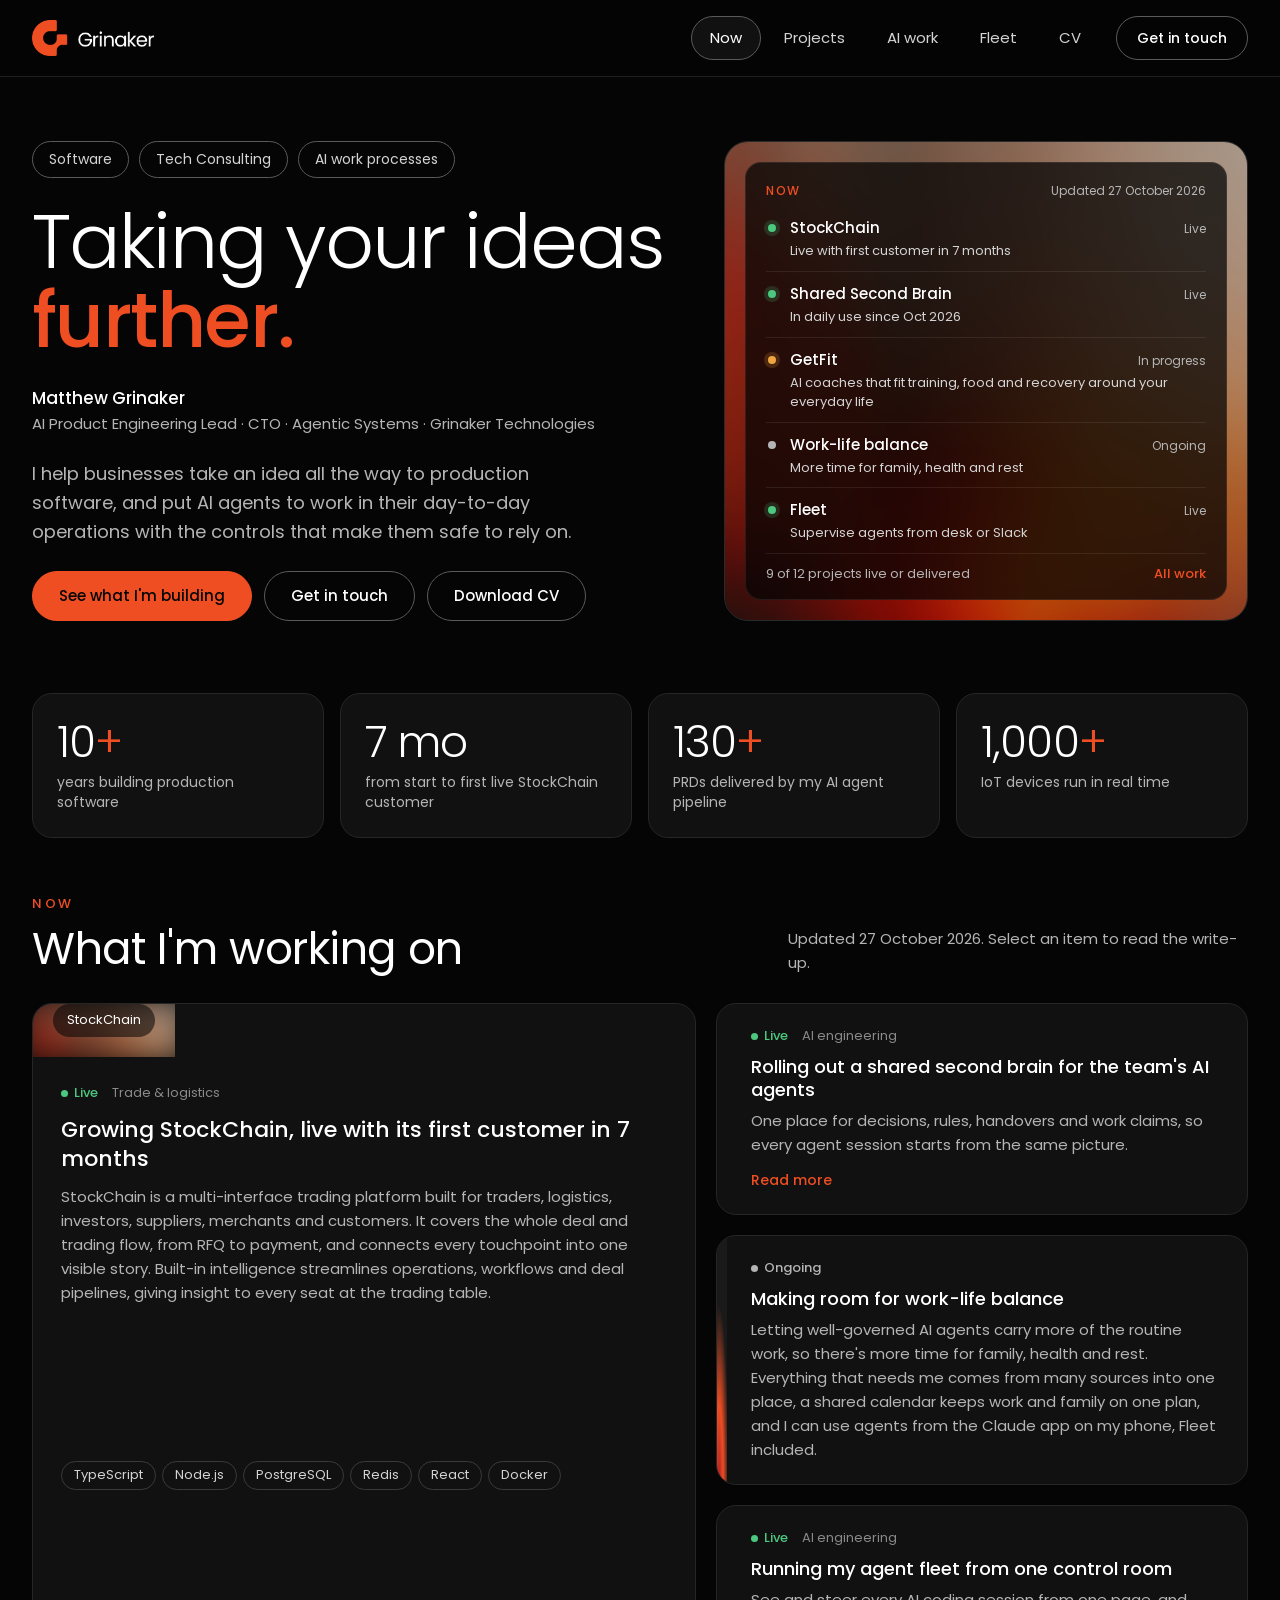
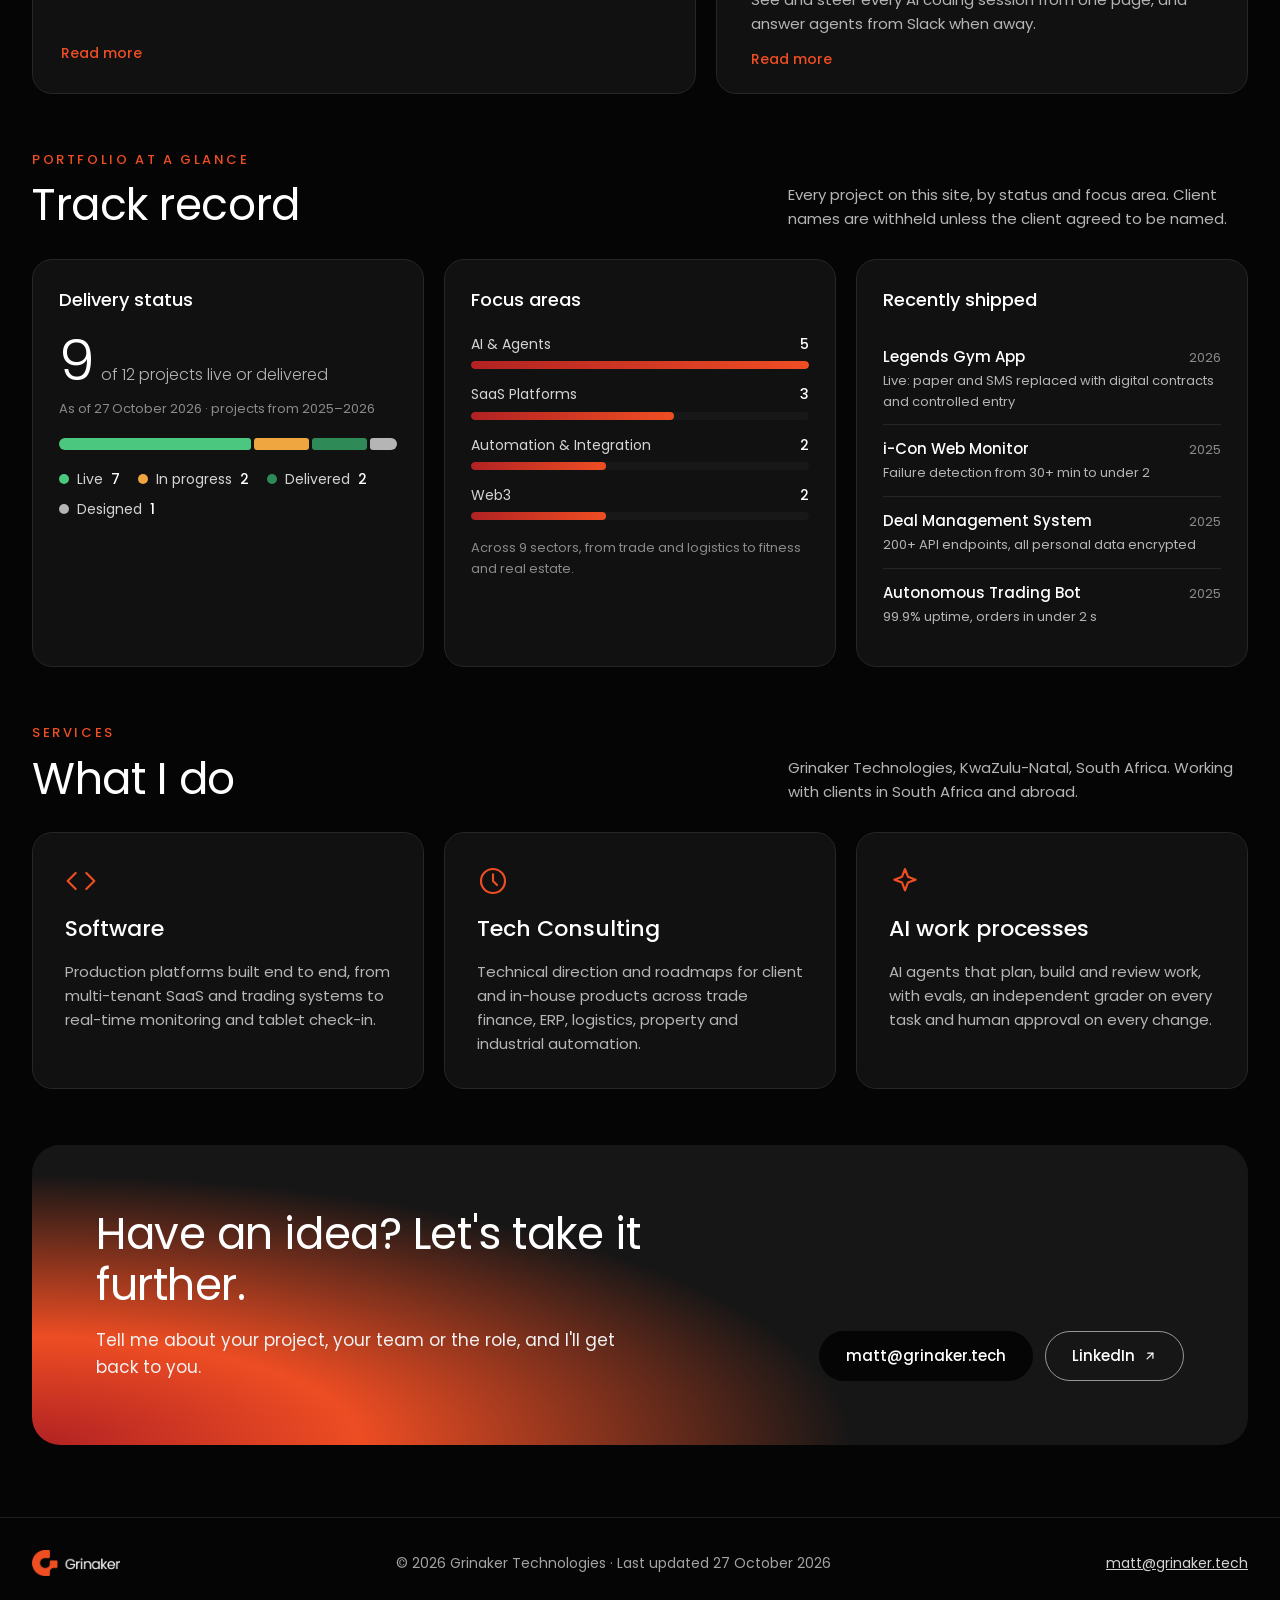
<file: index.html>
<!doctype html>
<html lang="en">
<head>
<meta charset="utf-8">
<meta name="viewport" content="width=device-width, initial-scale=1">
<title>Matthew Grinaker · Grinaker Technologies</title>
<meta name="description" content="What Matthew Grinaker and Grinaker Technologies are building now, recent projects and CV. Software, tech consulting and AI work processes.">
<meta name="theme-color" content="#050505">
<meta property="og:title" content="Matthew Grinaker · Grinaker Technologies">
<meta property="og:description" content="Taking your ideas further. Software, tech consulting and AI work processes.">
<meta property="og:image" content="https://matthew-grinaker.github.io/Recent-Projects/assets/grinaker-share.jpg">
<meta property="og:image:width" content="1200">
<meta property="og:image:height" content="627">
<meta property="og:url" content="https://matthew-grinaker.github.io/Recent-Projects/">
<meta property="og:type" content="website">
<meta name="twitter:card" content="summary_large_image">
<link rel="icon" type="image/png" href="assets/grinaker-mark.png">
<link rel="apple-touch-icon" href="assets/grinaker-mark.png">
<link rel="preconnect" href="https://fonts.googleapis.com">
<link rel="preconnect" href="https://fonts.gstatic.com" crossorigin>
<link href="https://fonts.googleapis.com/css2?family=Poppins:wght@300;400;500;600&display=swap" rel="stylesheet">
<style>
  /* Grinaker Technologies brand: near-black canvas, signal orange, Poppins */
  :root {
    color-scheme: dark;
    --bg: #050505;
    --surface: #111111;
    --surface-2: #181818;
    --text: #ffffff;
    --soft: #d4d4d4;
    --muted: #b5b5b5;
    --faint: #8a8a8a;
    --border: #262626;
    --border-strong: #3a3a3a;
    --outline: #5a5a5a;
    --accent: #ef4e23;
    --accent-hover: #ff7a52;
    --accent-deep: #b22223;
    --accent-soft: rgba(239, 78, 35, .12);
    --live: #4cc77f;
    --progress: #f0a640;
    --plan: #b5b5b5;
    --glow: radial-gradient(120% 90% at 20% 100%, #b22223 0%, #ed4d23 35%, #1a1a1a 80%);
  }
  * { box-sizing: border-box; }
  html { scroll-behavior: smooth; }
  body {
    margin: 0;
    background: var(--bg);
    color: var(--text);
    font-family: Poppins, system-ui, -apple-system, "Segoe UI", sans-serif;
    font-size: 16px;
    line-height: 1.6;
    -webkit-font-smoothing: antialiased;
  }
  a { color: var(--accent); }
  a:hover { color: var(--accent-hover); }
  :focus-visible { outline: 2px solid var(--accent); outline-offset: 3px; }
  .wrap { max-width: 1280px; margin: 0 auto; padding: 0 32px; }
  .eyebrow { margin: 0; font-size: 13px; letter-spacing: .2em; text-transform: uppercase; color: var(--accent); font-weight: 500; }
  .pill {
    display: inline-flex; align-items: center; gap: 8px;
    border: 1px solid var(--outline); border-radius: 999px; padding: 6px 16px;
    font-size: 14px; color: var(--soft);
  }

  /* Top bar: logo + tabs */
  .topbar { position: sticky; top: 0; z-index: 10; background: rgba(5, 5, 5, .86); backdrop-filter: blur(12px); -webkit-backdrop-filter: blur(12px); border-bottom: 1px solid #1f1f1f; }
  .topbar .wrap { display: flex; flex-wrap: wrap; align-items: center; justify-content: space-between; gap: 12px 24px; padding-top: 16px; padding-bottom: 16px; }
  .brand { display: block; line-height: 0; }
  .brand img { height: 36px; width: auto; }
  .tabs { display: flex; align-items: center; gap: 4px; }
  .tabs button {
    background: none; border: 1px solid transparent; border-radius: 999px; padding: 9px 18px; min-height: 44px;
    font: inherit; font-size: 15px; color: var(--soft); cursor: pointer;
  }
  .tabs button:hover { color: var(--text); }
  .tabs .tab-link { display: inline-flex; align-items: center; border: 1px solid transparent; border-radius: 999px; padding: 9px 18px; min-height: 44px; font-size: 15px; color: var(--soft); text-decoration: none; white-space: nowrap; }
  .tabs .tab-link:hover { color: var(--text); }
  .tabs button[aria-selected="true"] { color: var(--text); border-color: var(--outline); background: var(--surface); }
  .topbar .contact-btn { margin-left: 12px; }

  .btn {
    display: inline-flex; align-items: center; gap: 8px; min-height: 48px;
    padding: 12px 26px; border-radius: 999px; font-weight: 500; font-size: 15px;
    text-decoration: none; border: 1px solid var(--outline); color: var(--text); background: transparent;
    transition: background .15s, border-color .15s, color .15s;
  }
  .btn:hover { color: var(--text); border-color: var(--soft); }
  .btn.primary { background: var(--accent); border-color: var(--accent); color: #050505; }
  .btn.primary:hover { background: var(--accent-hover); border-color: var(--accent-hover); color: #050505; }
  .btn.small { min-height: 44px; padding: 9px 20px; font-size: 14px; }
  .btn svg { flex: none; }

  /* Hero */
  .hero .wrap { display: flex; flex-wrap: wrap; align-items: center; gap: 48px; padding-top: 64px; padding-bottom: 56px; }
  .hero-copy { flex: 1 1 520px; min-width: 0; display: flex; flex-direction: column; gap: 24px; }
  .hero-tags { display: flex; flex-wrap: wrap; gap: 10px; }
  .hero h1 { margin: 0; font-size: clamp(40px, 6vw, 76px); line-height: 1.05; font-weight: 300; letter-spacing: -.02em; }
  .hero h1 span { color: var(--accent); font-weight: 500; }
  .hero .who { margin: 0; font-size: 17px; color: var(--text); font-weight: 500; }
  .hero .who small { display: block; font-size: 15px; font-weight: 400; color: var(--muted); }
  .hero .pitch { margin: 0; font-size: 18px; color: var(--muted); max-width: 560px; }
  .actions { display: flex; flex-wrap: wrap; gap: 12px; }
  .hero-visual {
    flex: 1 1 400px; min-width: 0; align-self: stretch; min-height: 320px; position: relative;
    border-radius: 24px; overflow: hidden; border: 1px solid #2a2a2a; padding: 20px;
    display: flex; flex-direction: column; justify-content: flex-end;
    background: #1a1a1a; isolation: isolate;
  }
  /* Softened brand texture behind the Now panel, scaled so the blur has no hard edges */
  .hero-visual::before {
    content: ""; position: absolute; inset: 0; z-index: -1;
    background: url("assets/grinaker-texture.jpg") center / cover no-repeat;
    filter: blur(14px) brightness(.75); transform: scale(1.15);
  }
  .now-panel {
    background: rgba(5, 5, 5, .74); backdrop-filter: blur(10px); -webkit-backdrop-filter: blur(10px);
    border: 1px solid rgba(255, 255, 255, .08); border-radius: 16px; padding: 18px 20px 14px;
  }
  .now-panel .head { display: flex; justify-content: space-between; align-items: baseline; gap: 12px; margin-bottom: 6px; }
  .now-panel .label { font-size: 12px; letter-spacing: .14em; text-transform: uppercase; color: var(--accent); font-weight: 500; }
  .now-panel .date { font-size: 12px; color: var(--muted); }
  .now-panel ul { list-style: none; margin: 0; padding: 0; }
  .now-panel li + li { border-top: 1px solid rgba(255, 255, 255, .08); }
  .now-panel button, .now-panel .row {
    width: 100%; background: none; border: 0; padding: 10px 0; font: inherit; color: inherit; text-align: left; cursor: pointer;
    display: grid; grid-template-columns: 16px 1fr auto; gap: 2px 8px; align-items: baseline;
  }
  .now-panel button:hover .t { color: var(--accent); }
  .now-panel .dot { width: 8px; height: 8px; border-radius: 50%; background: currentColor; align-self: center; margin-left: 2px; }
  .now-panel .dot.live { color: var(--live); box-shadow: 0 0 0 4px rgba(76, 199, 127, .18); }
  .now-panel .dot.progress { color: var(--progress); box-shadow: 0 0 0 4px rgba(240, 166, 64, .18); }
  .now-panel .dot.plan { color: var(--plan); }
  .now-panel .t { font-size: 15px; font-weight: 500; }
  .now-panel .s { font-size: 12px; color: var(--muted); white-space: nowrap; }
  .now-panel .h { grid-column: 2 / -1; font-size: 13px; color: var(--soft); line-height: 1.45; }
  .now-panel .foot { display: flex; justify-content: space-between; gap: 12px; padding-top: 10px; border-top: 1px solid rgba(255, 255, 255, .08); font-size: 13px; color: var(--muted); }
  .now-panel .foot a { color: var(--accent); text-decoration: none; font-weight: 500; }

  /* Panels */
  section.panel { padding: 8px 0 72px; }
  section.panel[hidden] { display: none; }
  .block { padding-top: 56px; }
  .block-head { display: flex; flex-wrap: wrap; align-items: flex-end; justify-content: space-between; gap: 12px 24px; margin-bottom: 28px; }
  .block-head > div { display: flex; flex-direction: column; gap: 10px; }
  h2 { margin: 0; font-size: clamp(30px, 4vw, 44px); font-weight: 400; letter-spacing: -.01em; line-height: 1.15; }
  .sub { margin: 0; color: var(--muted); font-size: 15px; max-width: 460px; }

  /* KPI tiles */
  .stats { display: grid; grid-template-columns: repeat(4, 1fr); gap: 16px; }
  .stat { background: var(--surface); border: 1px solid var(--border); border-radius: 20px; padding: 24px; display: flex; flex-direction: column; gap: 6px; }
  .stat b { font-size: clamp(32px, 3.4vw, 44px); font-weight: 300; letter-spacing: -.02em; line-height: 1.1; color: var(--text); }
  .stat b em { font-style: normal; color: var(--accent); }
  .stat span { color: var(--muted); font-size: 14px; line-height: 1.45; }

  /* Now: featured + list */
  .now-grid { display: grid; grid-template-columns: 1.25fr 1fr; gap: 20px; }
  .now-card {
    background: var(--surface); border: 1px solid var(--border); border-radius: 20px; overflow: hidden;
    display: flex; flex-direction: column; cursor: pointer; text-align: left; font: inherit; color: inherit; padding: 0;
    transition: border-color .15s, transform .15s;
  }
  .now-card:hover, .now-card:focus-visible { border-color: var(--accent); transform: translateY(-2px); }
  .now-card.static { cursor: default; }
  .now-card.static:hover { border-color: var(--border); transform: none; }
  .now-card .art { aspect-ratio: 16 / 7; background: var(--glow); display: flex; align-items: flex-end; padding: 20px; }
  .now-card.featured .art { aspect-ratio: 16 / 6; position: relative; overflow: hidden; isolation: isolate; background: linear-gradient(180deg, rgba(5,5,5,0) 40%, rgba(5,5,5,.6) 100%); }
  /* Same softened texture as the hero, so the featured card matches the Now panel */
  .now-card.featured .art::before {
    content: ""; position: absolute; inset: 0; z-index: -1;
    background: #1a1a1a url("assets/grinaker-texture.jpg") center 30% / cover no-repeat;
    filter: blur(14px) brightness(.75); transform: scale(1.15);
  }
  .now-card .art .tag-chip { font-size: 13px; color: #fff; background: rgba(5, 5, 5, .55); border-radius: 999px; padding: 6px 14px; }
  .now-card .body { padding: 26px 28px 28px; display: flex; flex-direction: column; gap: 12px; flex-grow: 1; }
  .now-card h3 { margin: 0; font-size: 22px; font-weight: 500; line-height: 1.3; }
  .now-card p { margin: 0; color: var(--muted); font-size: 15px; }
  .now-side { display: flex; flex-direction: column; gap: 20px; }
  .now-side .now-card { flex-direction: row; flex: 1 0 auto; }
  .now-side .now-card .art { aspect-ratio: auto; width: 10px; padding: 0; flex: none; }
  .now-side .now-card .body { padding: 22px 24px; gap: 8px; }
  .now-side .now-card h3 { font-size: 18px; }
  .meta-row { display: flex; flex-wrap: wrap; align-items: center; gap: 8px 14px; font-size: 13px; color: var(--faint); }
  .more { margin-top: auto; padding-top: 4px; font-size: 14px; color: var(--accent); font-weight: 500; }

  /* Snapshot dashboard */
  .snapshot { display: grid; grid-template-columns: 1fr 1fr 1fr; gap: 20px; }
  .tile { background: var(--surface); border: 1px solid var(--border); border-radius: 20px; padding: 26px; display: flex; flex-direction: column; gap: 18px; min-width: 0; }
  .tile h3 { margin: 0; font-size: 18px; font-weight: 500; }
  .tile .note { margin: 0; font-size: 13px; color: var(--faint); }
  .tile .big + .note { margin-top: -8px; }
  .big { font-size: 56px; font-weight: 300; letter-spacing: -.03em; line-height: 1; }
  .big small { font-size: 16px; color: var(--muted); letter-spacing: 0; margin-left: 8px; }
  .seg { display: flex; height: 12px; border-radius: 999px; overflow: hidden; gap: 3px; background: transparent; }
  .seg i { display: block; height: 100%; border-radius: 3px; }
  .legend { display: flex; flex-wrap: wrap; gap: 8px 18px; margin: 0; padding: 0; list-style: none; font-size: 14px; color: var(--soft); }
  .legend li { display: flex; align-items: center; gap: 8px; }
  .legend i { width: 10px; height: 10px; border-radius: 50%; display: inline-block; }
  .legend b { font-weight: 500; color: var(--text); }
  .bars { display: flex; flex-direction: column; gap: 14px; margin: 0; padding: 0; list-style: none; }
  .bars li { display: grid; grid-template-columns: 1fr auto; gap: 6px 12px; font-size: 14px; color: var(--soft); }
  .bars li b { font-weight: 500; color: var(--text); }
  .bars .track { grid-column: 1 / -1; height: 8px; background: var(--surface-2); border-radius: 999px; overflow: hidden; }
  .bars .fill { height: 100%; background: linear-gradient(90deg, var(--accent-deep), var(--accent)); border-radius: 999px; }
  .shipped { display: flex; flex-direction: column; margin: 0; padding: 0; list-style: none; }
  .shipped li { border-top: 1px solid var(--border); }
  .shipped li:first-child { border-top: 0; }
  .shipped button {
    width: 100%; background: none; border: 0; padding: 12px 0; font: inherit; color: inherit; text-align: left; cursor: pointer;
    display: grid; grid-template-columns: 1fr auto; gap: 2px 12px; align-items: baseline;
  }
  .shipped button:hover strong { color: var(--accent); }
  .shipped strong { font-weight: 500; font-size: 15px; }
  .shipped .yr { font-size: 13px; color: var(--faint); }
  .shipped .hl { grid-column: 1 / -1; font-size: 13px; color: var(--muted); }

  /* Services */
  .services { display: grid; grid-template-columns: repeat(3, 1fr); gap: 20px; }
  .service { background: var(--surface); border: 1px solid var(--border); border-radius: 20px; padding: 32px; display: flex; flex-direction: column; gap: 14px; }
  .service h3 { margin: 0; font-size: 22px; font-weight: 500; }
  .service p { margin: 0; color: var(--muted); font-size: 15px; }

  /* Contact CTA */
  .cta {
    border-radius: 28px; padding: clamp(32px, 5vw, 64px);
    background: radial-gradient(90% 120% at 0% 100%, #b22223 0%, #ed4d23 30%, #161616 75%);
    display: flex; flex-wrap: wrap; align-items: flex-end; justify-content: space-between; gap: 32px;
  }
  .cta > div:first-child { flex: 1 1 380px; display: flex; flex-direction: column; gap: 16px; }
  .cta p { margin: 0; font-size: 17px; color: #f2f2f2; max-width: 520px; }
  .cta .actions .btn:not(.primary) { border-color: rgba(255, 255, 255, .55); }
  .cta .btn.primary { background: #050505; border-color: #050505; color: #fff; }
  .cta .btn.primary:hover { background: #1a1a1a; border-color: #1a1a1a; }

  /* Projects tab */
  .filters { display: flex; flex-wrap: wrap; gap: 8px; align-items: center; margin-bottom: 24px; }
  .chip {
    border: 1px solid var(--border-strong); background: transparent; color: var(--soft);
    border-radius: 999px; padding: 8px 16px; min-height: 40px; font: inherit; font-size: 14px; cursor: pointer;
  }
  .chip:hover { border-color: var(--outline); color: var(--text); }
  .chip[aria-pressed="true"] { background: var(--accent); border-color: var(--accent); color: #050505; font-weight: 500; }
  .search {
    margin-left: auto; min-width: 200px; flex: 0 1 280px; min-height: 44px;
    border: 1px solid var(--border-strong); background: #141414; color: var(--text);
    border-radius: 12px; padding: 10px 14px; font: inherit; font-size: 15px;
  }
  .search::placeholder { color: var(--faint); }
  .grid { display: grid; grid-template-columns: repeat(3, 1fr); gap: 20px; }
  .card {
    display: flex; flex-direction: column; gap: 10px; text-align: left;
    background: var(--surface); border: 1px solid var(--border); border-radius: 20px;
    padding: 26px; cursor: pointer; font: inherit; color: inherit;
    transition: border-color .15s, transform .15s;
  }
  .card:hover, .card:focus-visible { border-color: var(--accent); transform: translateY(-2px); }
  .card .top { display: flex; justify-content: space-between; gap: 8px; font-size: 12px; letter-spacing: .08em; text-transform: uppercase; color: var(--accent); font-weight: 500; }
  .card h3 { margin: 0; font-size: 20px; font-weight: 500; line-height: 1.3; }
  .card p { margin: 0; color: var(--muted); font-size: 15px; }
  .card .highlight { color: var(--text); font-size: 14px; font-weight: 500; }
  .card .year { font-size: 13px; color: var(--faint); }
  .tags { display: flex; flex-wrap: wrap; gap: 6px; margin-top: auto; padding-top: 8px; }
  .tag { border: 1px solid var(--border-strong); border-radius: 999px; padding: 3px 12px; font-size: 13px; color: var(--soft); }
  .status { display: inline-flex; align-items: center; gap: 6px; font-weight: 500; letter-spacing: 0; text-transform: none; font-size: 13px; }
  .status::before { content: ""; width: 7px; height: 7px; border-radius: 50%; background: currentColor; }
  .status.live { color: var(--live); }
  .status.progress { color: var(--progress); }
  .status.plan { color: var(--plan); }
  .empty { color: var(--muted); padding: 24px 0; }

  /* CV tab */
  .cv-grid { display: grid; grid-template-columns: 2fr 1fr; gap: 40px; }
  .cv-grid h3.section { margin: 0 0 18px; font-size: 13px; color: var(--accent); text-transform: uppercase; letter-spacing: .2em; font-weight: 500; }
  .job { padding: 0 0 26px 24px; border-left: 1px solid var(--border-strong); position: relative; }
  .job::before { content: ""; position: absolute; left: -5px; top: 7px; width: 9px; height: 9px; border-radius: 50%; background: var(--accent); }
  .job .period { font-size: 13px; color: var(--faint); }
  .job h3 { margin: 2px 0 0; font-size: 18px; font-weight: 500; }
  .job .org { color: var(--accent); font-weight: 500; font-size: 14px; }
  .job ul { margin: 10px 0 0; padding-left: 18px; color: var(--muted); font-size: 15px; }
  .job li + li { margin-top: 4px; }
  .skill-group { border-top: 1px solid #333; padding-top: 18px; margin-bottom: 24px; }
  .skill-group h4 { margin: 0 0 12px; font-size: 16px; font-weight: 500; }

  /* Project dialog */
  dialog {
    width: min(760px, calc(100% - 32px)); max-height: calc(100% - 48px);
    border: 1px solid var(--border-strong); border-radius: 20px; padding: 0;
    background: var(--surface); color: var(--text);
  }
  dialog::backdrop { background: rgba(0, 0, 0, .7); }
  .dlg-head { position: sticky; top: 0; display: flex; justify-content: flex-end; padding: 12px; background: var(--surface); }
  .dlg-close { background: transparent; border: 1px solid var(--outline); border-radius: 999px; padding: 8px 18px; min-height: 40px; font: inherit; font-size: 14px; color: var(--text); cursor: pointer; }
  .dlg-close:hover { border-color: var(--soft); }
  .dlg-body { padding: 0 32px 32px; }
  .dlg-body h1 { font-size: 30px; font-weight: 400; margin: 0 0 10px; letter-spacing: -.01em; }
  .dlg-body h2 { font-size: 13px; letter-spacing: .2em; text-transform: uppercase; color: var(--accent); font-weight: 500; margin: 26px 0 8px; }
  .dlg-body p, .dlg-body li { color: var(--soft); }
  .dlg-body strong { color: var(--text); font-weight: 500; }
  .dlg-body ul { padding-left: 20px; }

  footer { border-top: 1px solid #1f1f1f; }
  footer .wrap { display: flex; flex-wrap: wrap; align-items: center; justify-content: space-between; gap: 16px; padding-top: 32px; padding-bottom: 40px; font-size: 14px; color: #a3a3a3; }
  footer img { height: 26px; width: auto; display: block; }
  footer a { color: var(--soft); }

  @media (max-width: 1020px) {
    .snapshot { grid-template-columns: 1fr 1fr; }
    .snapshot .tile:last-child { grid-column: 1 / -1; }
    .now-grid { grid-template-columns: 1fr; }
    .grid { grid-template-columns: repeat(2, 1fr); }
  }
  @media (max-width: 860px) {
    .stats { grid-template-columns: repeat(2, 1fr); }
    .services { grid-template-columns: 1fr; }
    .cv-grid { grid-template-columns: 1fr; }
    .topbar .contact-btn { display: none; }
  }
  @media (max-width: 600px) {
    .wrap { padding: 0 16px; }
    .topbar .wrap { padding-top: 12px; padding-bottom: 10px; }
    .brand img { height: 30px; }
    .tabs { width: 100%; }
    .tabs button, .tabs .tab-link { flex: 1; justify-content: center; padding: 8px 4px; font-size: 14px; white-space: nowrap; }
    .hero .wrap { padding-top: 36px; gap: 32px; }
    .hero-visual { min-height: 220px; flex-basis: 100%; }
    .block { padding-top: 44px; }
    .stat { padding: 18px; border-radius: 16px; }
    .snapshot { grid-template-columns: 1fr; }
    .snapshot .tile:last-child { grid-column: auto; }
    .now-card .body { padding: 22px; }
    .service { padding: 24px; }
    .grid { grid-template-columns: 1fr; }
    .search { margin-left: 0; flex: 1 1 100%; }
    .dlg-body { padding: 0 20px 24px; }
  }
  @media (prefers-reduced-motion: reduce) {
    html { scroll-behavior: auto; }
    .card, .now-card { transition: none; }
    .card:hover, .now-card:hover { transform: none; }
  }
</style>
</head>
<body>
  <header class="topbar">
    <div class="wrap">
      <a class="brand" href="#now" aria-label="Grinaker Technologies, back to Now"><img src="assets/grinaker-logo.png" alt="Grinaker" width="407" height="120"></a>
      <div class="tabs">
        <div class="tabs" role="tablist" aria-label="Sections">
          <button role="tab" id="tab-now" aria-controls="now" aria-selected="true">Now</button>
          <button role="tab" id="tab-projects" aria-controls="projects" aria-selected="false">Projects</button>
          <a class="tab-link" href="ai-work.html">AI work</a>
          <a class="tab-link" href="fleet.html">Fleet</a>
          <button role="tab" id="tab-cv" aria-controls="cv" aria-selected="false">CV</button>
        </div>
        <a class="btn small contact-btn" href="#contact">Get in touch</a>
      </div>
    </div>
  </header>

  <section class="hero" aria-labelledby="tagline">
    <div class="wrap">
      <div class="hero-copy">
        <div class="hero-tags" id="hero-tags"></div>
        <h1 id="tagline">Taking your ideas <span>further.</span></h1>
        <p class="who"><span id="name">Matthew Grinaker</span><small id="title"></small></p>
        <p class="pitch" id="pitch"></p>
        <div class="actions" id="actions"></div>
      </div>
      <aside class="hero-visual" aria-label="What I'm working on now">
        <div class="now-panel" id="now-panel" hidden></div>
      </aside>
    </div>
  </section>

  <main class="wrap">
    <section class="panel" id="now" role="tabpanel" aria-labelledby="tab-now">
      <div class="block" style="padding-top:8px">
        <div class="stats" id="stats"></div>
      </div>

      <div class="block">
        <div class="block-head">
          <div><p class="eyebrow">Now</p><h2>What I'm working on</h2></div>
          <p class="sub" id="updated"></p>
        </div>
        <div class="now-grid" id="now-list"></div>
      </div>

      <div class="block">
        <div class="block-head">
          <div><p class="eyebrow">Portfolio at a glance</p><h2>Track record</h2></div>
          <p class="sub">Every project on this site, by status and focus area. Client names are withheld unless the client agreed to be named.</p>
        </div>
        <div class="snapshot" id="snapshot"></div>
      </div>

      <div class="block">
        <div class="block-head">
          <div><p class="eyebrow">Services</p><h2>What I do</h2></div>
          <p class="sub" id="company-line"></p>
        </div>
        <div class="services" id="services"></div>
      </div>

      <div class="block" id="contact">
        <div class="cta">
          <div>
            <h2>Have an idea? Let's take it further.</h2>
            <p>Tell me about your project, your team or the role, and I'll get back to you.</p>
          </div>
          <div class="actions" id="cta-actions"></div>
        </div>
      </div>
    </section>

    <section class="panel" id="projects" role="tabpanel" aria-labelledby="tab-projects" hidden>
      <div class="block" style="padding-top:8px">
        <div class="block-head">
          <div><p class="eyebrow">Selected work</p><h2>Projects I've delivered</h2></div>
          <p class="sub">Short summaries of recent client and in-house work. Select a project to read more.</p>
        </div>
        <div class="filters" id="filters">
          <input class="search" id="search" type="search" placeholder="Search projects or tech" aria-label="Search projects">
        </div>
        <div class="grid" id="grid"></div>
      </div>
    </section>

    <section class="panel" id="cv" role="tabpanel" aria-labelledby="tab-cv" hidden>
      <div class="block" style="padding-top:8px">
        <div class="block-head">
          <div><p class="eyebrow">Curriculum vitae</p><h2>Experience and skills</h2></div>
          <a class="btn small" id="cv-link" href="#" download>Download the full CV (PDF)</a>
        </div>
        <div class="cv-grid">
          <div>
            <h3 class="section">Experience</h3>
            <div id="experience"></div>
            <h3 class="section" style="margin-top:8px">Education</h3>
            <div id="education"></div>
          </div>
          <aside id="skills" aria-label="Skills"></aside>
        </div>
      </div>
    </section>
  </main>

  <footer>
    <div class="wrap" id="footer"></div>
  </footer>

  <dialog id="dlg" aria-label="Project details">
    <div class="dlg-head"><button class="dlg-close" id="dlg-close">Close</button></div>
    <div class="dlg-body" id="dlg-body"></div>
  </dialog>

<script>
(async function () {
  const $ = (id) => document.getElementById(id);
  const esc = (s) => String(s).replace(/[&<>"']/g, (c) => ({ "&": "&amp;", "<": "&lt;", ">": "&gt;", '"': "&quot;", "'": "&#39;" }[c]));
  const statusClass = (s) => /live|delivered/i.test(s) ? "live" : /progress/i.test(s) ? "progress" : "plan";
  const arrow = `<svg aria-hidden="true" width="14" height="14" viewBox="0 0 24 24" fill="none" stroke="currentColor" stroke-width="2" stroke-linecap="round" stroke-linejoin="round"><path d="M7 17L17 7"></path><path d="M8 7h9v9"></path></svg>`;
  const icons = {
    software: `<path d="M8 6l-6 6 6 6"></path><path d="M16 6l6 6-6 6"></path>`,
    consulting: `<circle cx="12" cy="12" r="9"></circle><path d="M12 7v5l3 3"></path>`,
    ai: `<path d="M12 3l2.2 5.8L20 11l-5.8 2.2L12 19l-2.2-5.8L4 11l5.8-2.2z"></path>`
  };
  const icon = (k) => `<svg aria-hidden="true" width="32" height="32" viewBox="0 0 24 24" fill="none" stroke="#EF4E23" stroke-width="1.6" stroke-linecap="round" stroke-linejoin="round">${icons[k] || icons.software}</svg>`;
  // Minimal Markdown for the project write-ups: headings, bullet lists, bold, italics, links, paragraphs
  const inline = (t) => esc(t)
    .replace(/\*\*(.+?)\*\*/g, "<strong>$1</strong>")
    .replace(/_(.+?)_/g, "<em>$1</em>")
    .replace(/\[(.+?)\]\((https?:[^)\s]+|mailto:[^)\s]+)\)/g, '<a href="$2" target="_blank" rel="noopener">$1</a>');
  function md(src) {
    const out = [];
    let list = null, para = [];
    const flushPara = () => { if (para.length) { out.push(`<p>${inline(para.join(" "))}</p>`); para = []; } };
    const flushList = () => { if (list) { out.push(`<ul>${list.map((li) => `<li>${inline(li)}</li>`).join("")}</ul>`); list = null; } };
    for (const line of src.split(/\r?\n/)) {
      const h = line.match(/^(#{1,3})\s+(.*)/);
      const li = line.match(/^\s*[-*]\s+(.*)/);
      if (h) { flushPara(); flushList(); out.push(`<h${h[1].length}>${inline(h[2])}</h${h[1].length}>`); }
      else if (li) { flushPara(); (list = list || []).push(li[1]); }
      else if (!line.trim()) { flushPara(); flushList(); }
      else { flushList(); para.push(line.trim()); }
    }
    flushPara(); flushList();
    return out.join("\n");
  }
  const fmtDate = (d) => new Date(d + "T00:00:00").toLocaleDateString("en-GB", { day: "numeric", month: "long", year: "numeric" });

  let data;
  try {
    data = await (await fetch("data/portfolio.json", { cache: "no-cache" })).json();
  } catch (e) {
    $("pitch").textContent = "The portfolio data could not be loaded. Please view the project write-ups in the repository instead.";
    return;
  }
  const p = data.profile;
  const b = data.brand || {};
  const bySlug = Object.fromEntries(data.projects.map((x) => [x.slug, x]));
  const mail = `mailto:${esc(p.email)}`;

  // Hero
  $("name").textContent = p.name;
  $("title").textContent = `${p.title} · ${p.company}`;
  $("pitch").textContent = b.pitch || p.summary;
  if (b.tagline) {
    // Last word in the accent colour, as in the brand mockup
    const words = b.tagline.trim().split(/\s+/);
    const last = words.pop();
    $("tagline").innerHTML = words.length ? `${esc(words.join(" "))} <span>${esc(last)}</span>` : `<span>${esc(last)}</span>`;
  }
  $("hero-tags").innerHTML = (b.services || []).map((s) => `<span class="pill">${esc(s.name)}</span>`).join("");
  $("actions").innerHTML = `
    <a class="btn primary" href="#now-list">See what I'm building</a>
    <a class="btn" href="${mail}">Get in touch</a>
    <a class="btn" href="${esc(p.cv)}" download>Download CV</a>`;
  // Hero: compact live view of current work, over the brand texture
  if (data.now.length) {
    const liveCount = data.projects.filter((x) => statusClass(x.status) === "live").length;
    $("now-panel").hidden = false;
    $("now-panel").innerHTML = `
      <div class="head"><span class="label">Now</span><span class="date">Updated ${esc(fmtDate(data.updated))}</span></div>
      <ul>${data.now.map((n) => {
        const x = bySlug[n.slug] || {};
        const status = x.status || n.status || "";
        const inner = `
          <span class="dot ${statusClass(status)}" aria-hidden="true"></span>
          <span class="t">${esc(x.title || n.title || n.headline)}</span><span class="s">${esc(status)}</span>
          <span class="h">${esc(x.highlight || n.highlight || n.detail)}</span>`;
        return n.slug ? `<li><button data-slug="${esc(n.slug)}">${inner}</button></li>` : `<li><div class="row">${inner}</div></li>`;
      }).join("")}</ul>
      <div class="foot"><span>${liveCount} of ${data.projects.length} projects live or delivered</span><a href="#projects">All work</a></div>`;
  }

  // Now: KPIs
  $("stats").innerHTML = data.stats.map((s) =>
    `<div class="stat"><b>${esc(s.value).replace(/(\+)$/, "<em>$1</em>")}</b><span>${esc(s.label)}</span></div>`).join("");

  // Now: current work (first item featured)
  $("updated").textContent = `Updated ${fmtDate(data.updated)}. Select an item to read the write-up.`;
  // Items without a slug (e.g. personal focus) have no write-up, so they render as plain cards
  const nowCard = (n, featured) => {
    const x = bySlug[n.slug] || {};
    const status = x.status || n.status;
    const sector = x.sector || n.sector;
    const meta = `<div class="meta-row">${status ? `<span class="status ${statusClass(status)}">${esc(status)}</span>` : ""}${sector ? `<span>${esc(sector)}</span>` : ""}</div>`;
    const tag = n.slug ? "button" : "article";
    return `<${tag} class="${featured ? "now-card featured" : "now-card"}${n.slug ? "" : " static"}"${n.slug ? ` data-slug="${esc(n.slug)}"` : ""}>
      <div class="art">${featured ? `<span class="tag-chip">${esc(x.title || "Current work")}</span>` : ""}</div>
      <div class="body">
        ${meta}
        <h3>${esc(n.headline)}</h3>
        <p>${esc(n.detail)}</p>
        ${featured && x.stack ? `<div class="tags">${x.stack.map((t) => `<span class="tag">${esc(t)}</span>`).join("")}</div>` : ""}
        ${n.slug ? `<span class="more">Read more</span>` : ""}
      </div>
    </${tag}>`;
  };
  // Items with "card": false stay in the hero Now panel but get no card here
  const nowCards = data.now.filter((n) => n.card !== false);
  $("now-list").innerHTML = nowCards.length
    ? nowCard(nowCards[0], true) + `<div class="now-side">${nowCards.slice(1).map((n) => nowCard(n, false)).join("")}</div>`
    : `<p class="empty">Nothing listed right now.</p>`;

  // Now: portfolio snapshot, computed from the project list
  const statusColor = { live: "var(--live)", progress: "var(--progress)", plan: "var(--plan)" };
  const statusCounts = {};
  data.projects.forEach((x) => { statusCounts[x.status] = (statusCounts[x.status] || 0) + 1; });
  const statusList = Object.entries(statusCounts).sort((a, b2) => b2[1] - a[1]);
  const total = data.projects.length;
  const years = data.projects.map((x) => Number(x.year)).filter(Boolean);
  const yearSpan = Math.min(...years) === Math.max(...years) ? String(Math.min(...years)) : `${Math.min(...years)}–${Math.max(...years)}`;
  const running = data.projects.filter((x) => statusClass(x.status) === "live").length;
  const shade = (s) => statusClass(s) === "live" && /delivered/i.test(s) ? "#2e8a57" : statusColor[statusClass(s)];
  const catCounts = {};
  data.projects.forEach((x) => { catCounts[x.category] = (catCounts[x.category] || 0) + 1; });
  const cats = Object.entries(catCounts).sort((a, b2) => b2[1] - a[1]);
  const maxCat = Math.max(...cats.map((c) => c[1]));
  const nowSlugs = new Set(data.now.map((n) => n.slug));
  const recent = data.projects.filter((x) => !nowSlugs.has(x.slug) && statusClass(x.status) === "live").slice(0, 4);
  $("snapshot").innerHTML = `
    <div class="tile">
      <h3>Delivery status</h3>
      <div class="big">${running}<small>of ${total} projects live or delivered</small></div>
      <p class="note">As of ${esc(fmtDate(data.updated))} · projects from ${esc(yearSpan)}</p>
      <div class="seg" role="img" aria-label="${esc(statusList.map(([s, n]) => `${n} ${s}`).join(", "))}">
        ${statusList.map(([s, n]) => `<i style="flex:${n};background:${shade(s)}"></i>`).join("")}
      </div>
      <ul class="legend">${statusList.map(([s, n]) => `<li><i style="background:${shade(s)}"></i>${esc(s)} <b>${n}</b></li>`).join("")}</ul>
    </div>
    <div class="tile">
      <h3>Focus areas</h3>
      <ul class="bars">${cats.map(([c, n]) => `<li><span>${esc(c)}</span><b>${n}</b><span class="track"><span class="fill" style="display:block;width:${(n / maxCat) * 100}%"></span></span></li>`).join("")}</ul>
      <p class="note">Across ${new Set(data.projects.map((x) => x.sector)).size} sectors, from trade and logistics to fitness and real estate.</p>
    </div>
    <div class="tile">
      <h3>Recently shipped</h3>
      <ul class="shipped">${recent.map((x) => `<li><button data-slug="${esc(x.slug)}"><strong>${esc(x.title)}</strong><span class="yr">${esc(x.year)}</span><span class="hl">${esc(x.highlight)}</span></button></li>`).join("")}</ul>
    </div>`;

  // Now: services and contact
  $("company-line").textContent = `${p.company}, ${p.location.split(" · ")[0]}. Working with clients in South Africa and abroad.`;
  $("services").innerHTML = (b.services || []).map((s) => `
    <div class="service">${icon(s.icon)}<h3>${esc(s.name)}</h3><p>${esc(s.detail)}</p></div>`).join("");
  $("cta-actions").innerHTML = `
    <a class="btn primary" href="${mail}">${esc(p.email)}</a>
    <a class="btn" href="${esc(p.linkedin)}" target="_blank" rel="noopener">LinkedIn ${arrow}</a>`;
  $("footer").innerHTML = `
    <img src="assets/grinaker-logo.png" alt="Grinaker" width="88" height="26">
    <span>© ${new Date(data.updated).getFullYear()} ${esc(p.company)} · Last updated ${esc(fmtDate(data.updated))}</span>
    <a href="${mail}">${esc(p.email)}</a>`;

  // Projects
  const categories = ["All", ...new Set(data.projects.map((x) => x.category))];
  let activeCat = "All";
  const search = $("search");
  search.insertAdjacentHTML("beforebegin", categories.map((c) =>
    `<button class="chip" data-cat="${esc(c)}" aria-pressed="${c === "All"}">${esc(c)}</button>`).join(""));

  function renderGrid() {
    const q = search.value.trim().toLowerCase();
    const list = data.projects.filter((x) =>
      (activeCat === "All" || x.category === activeCat) &&
      (!q || [x.title, x.tagline, x.sector, x.highlight, ...x.stack].join(" ").toLowerCase().includes(q)));
    $("grid").innerHTML = list.length ? list.map((x) => `
      <button class="card" data-slug="${esc(x.slug)}">
        <div class="top"><span>${esc(x.sector)}</span><span class="status ${statusClass(x.status)}">${esc(x.status)}</span></div>
        <h3>${esc(x.title)}</h3>
        <p>${esc(x.tagline)}</p>
        <div class="highlight">${esc(x.highlight)}</div>
        <div class="year">${esc(x.year)}</div>
        <div class="tags">${x.stack.map((t) => `<span class="tag">${esc(t)}</span>`).join("")}</div>
      </button>`).join("") : `<p class="empty">No projects match that search.</p>`;
  }
  $("filters").addEventListener("click", (e) => {
    const chip = e.target.closest(".chip");
    if (!chip) return;
    activeCat = chip.dataset.cat;
    document.querySelectorAll(".chip").forEach((c) => c.setAttribute("aria-pressed", c === chip));
    renderGrid();
  });
  search.addEventListener("input", renderGrid);
  renderGrid();

  // CV
  $("cv-link").href = p.cv;
  $("experience").innerHTML = data.experience.map((j) => `
    <div class="job">
      <div class="period">${esc(j.period)}</div>
      <h3>${esc(j.role)}</h3>
      <div class="org">${esc(j.org)}</div>
      <ul>${j.points.map((pt) => `<li>${esc(pt)}</li>`).join("")}</ul>
    </div>`).join("");
  $("education").innerHTML = data.education.map((ed) => `
    <div class="job">
      <div class="period">${esc(ed.period)}</div>
      <h3>${esc(ed.qualification)}</h3>
      <div class="org">${esc(ed.org)}</div>
    </div>`).join("");
  $("skills").innerHTML = data.skills.map((g) => `
    <div class="skill-group"><h4>${esc(g.group)}</h4>
      <div class="tags">${g.items.map((t) => `<span class="tag">${esc(t)}</span>`).join("")}</div>
    </div>`).join("");

  // Tabs (synced to the URL hash so sections can be linked directly)
  const tabs = ["now", "projects", "cv"];
  function showTab(name) {
    tabs.forEach((t) => {
      $(t).hidden = t !== name;
      $("tab-" + t).setAttribute("aria-selected", t === name);
    });
  }
  tabs.forEach((t) => $("tab-" + t).addEventListener("click", () => { location.hash = t; }));

  // Project detail dialog, loaded from the Markdown write-up
  const dlg = $("dlg");
  async function openProject(slug) {
    $("dlg-body").innerHTML = `<p class="empty">Loading…</p>`;
    if (!dlg.open) dlg.showModal();
    try {
      const res = await fetch(`projects/${encodeURIComponent(slug)}.md`, { cache: "no-cache" });
      if (!res.ok) throw new Error(res.status);
      $("dlg-body").innerHTML = md(await res.text());
    } catch (e) {
      $("dlg-body").innerHTML = `<p class="empty">This write-up could not be loaded.</p>`;
    }
  }
  // Closing returns to the tab the project was opened from
  let returnTab = "projects";
  dlg.addEventListener("close", () => {
    if (location.hash.startsWith("#project/")) {
      history.replaceState(null, "", "#" + returnTab);
      showTab(returnTab);
    }
  });
  $("dlg-close").addEventListener("click", () => dlg.close());
  dlg.addEventListener("click", (e) => { if (e.target === dlg) dlg.close(); });

  document.addEventListener("click", (e) => {
    const el = e.target.closest("[data-slug]");
    if (el) location.hash = "project/" + el.dataset.slug;
  });

  // In-page anchors inside the Now tab (hero buttons, Get in touch)
  const anchors = { "now-list": "now", contact: "now" };
  // Old project slugs, so bookmarked links still open the renamed write-up
  const renamed = { "claude-fleet": "fleet" };

  function route() {
    const h = location.hash.slice(1);
    if (h.startsWith("project/")) {
      const current = tabs.find((t) => !$(t).hidden);
      returnTab = current || "projects";
      if (!current) showTab("projects");
      const slug = h.slice(8);
      if (renamed[slug]) { history.replaceState(null, "", "#project/" + renamed[slug]); }
      openProject(renamed[slug] || slug);
    } else if (anchors[h]) {
      if (dlg.open) dlg.close();
      showTab(anchors[h]);
      $(h).scrollIntoView();
    } else {
      if (dlg.open) dlg.close();
      showTab(tabs.includes(h) ? h : "now");
      // Keep the hero in view; once scrolled past it, put the new tab's top just under the bar
      const heroEnd = document.querySelector(".hero").offsetHeight;
      scrollTo({ top: initial || scrollY < heroEnd ? 0 : heroEnd, behavior: "instant" });
    }
    initial = false;
  }
  let initial = true;
  window.addEventListener("hashchange", route);
  route();
  // The browser's own jump to #now/#projects/#cv can land after this script; undo it once on first load
  if (tabs.includes(location.hash.slice(1))) {
    const top = () => scrollTo({ top: 0, behavior: "instant" });
    if (document.readyState === "complete") requestAnimationFrame(top); else addEventListener("load", () => requestAnimationFrame(top), { once: true });
  }
})();
</script>
</body>
</html>
</file>
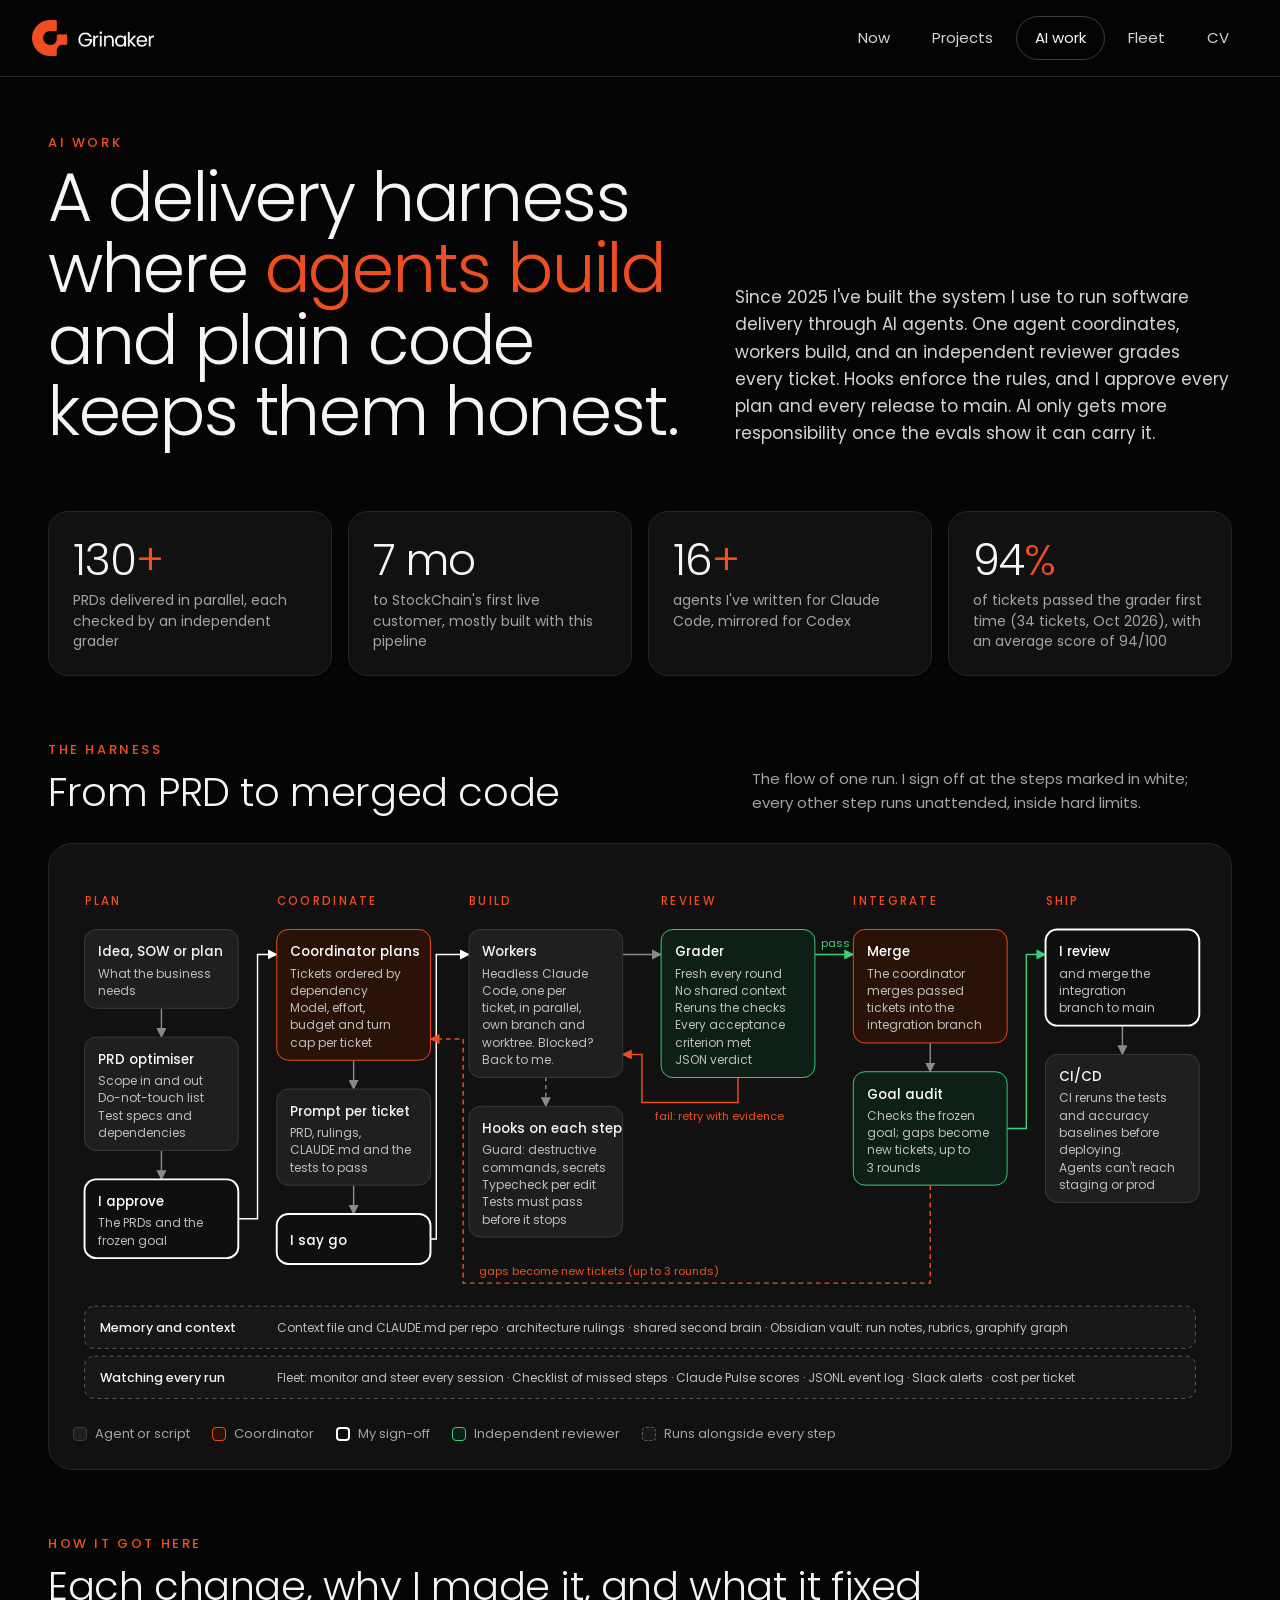
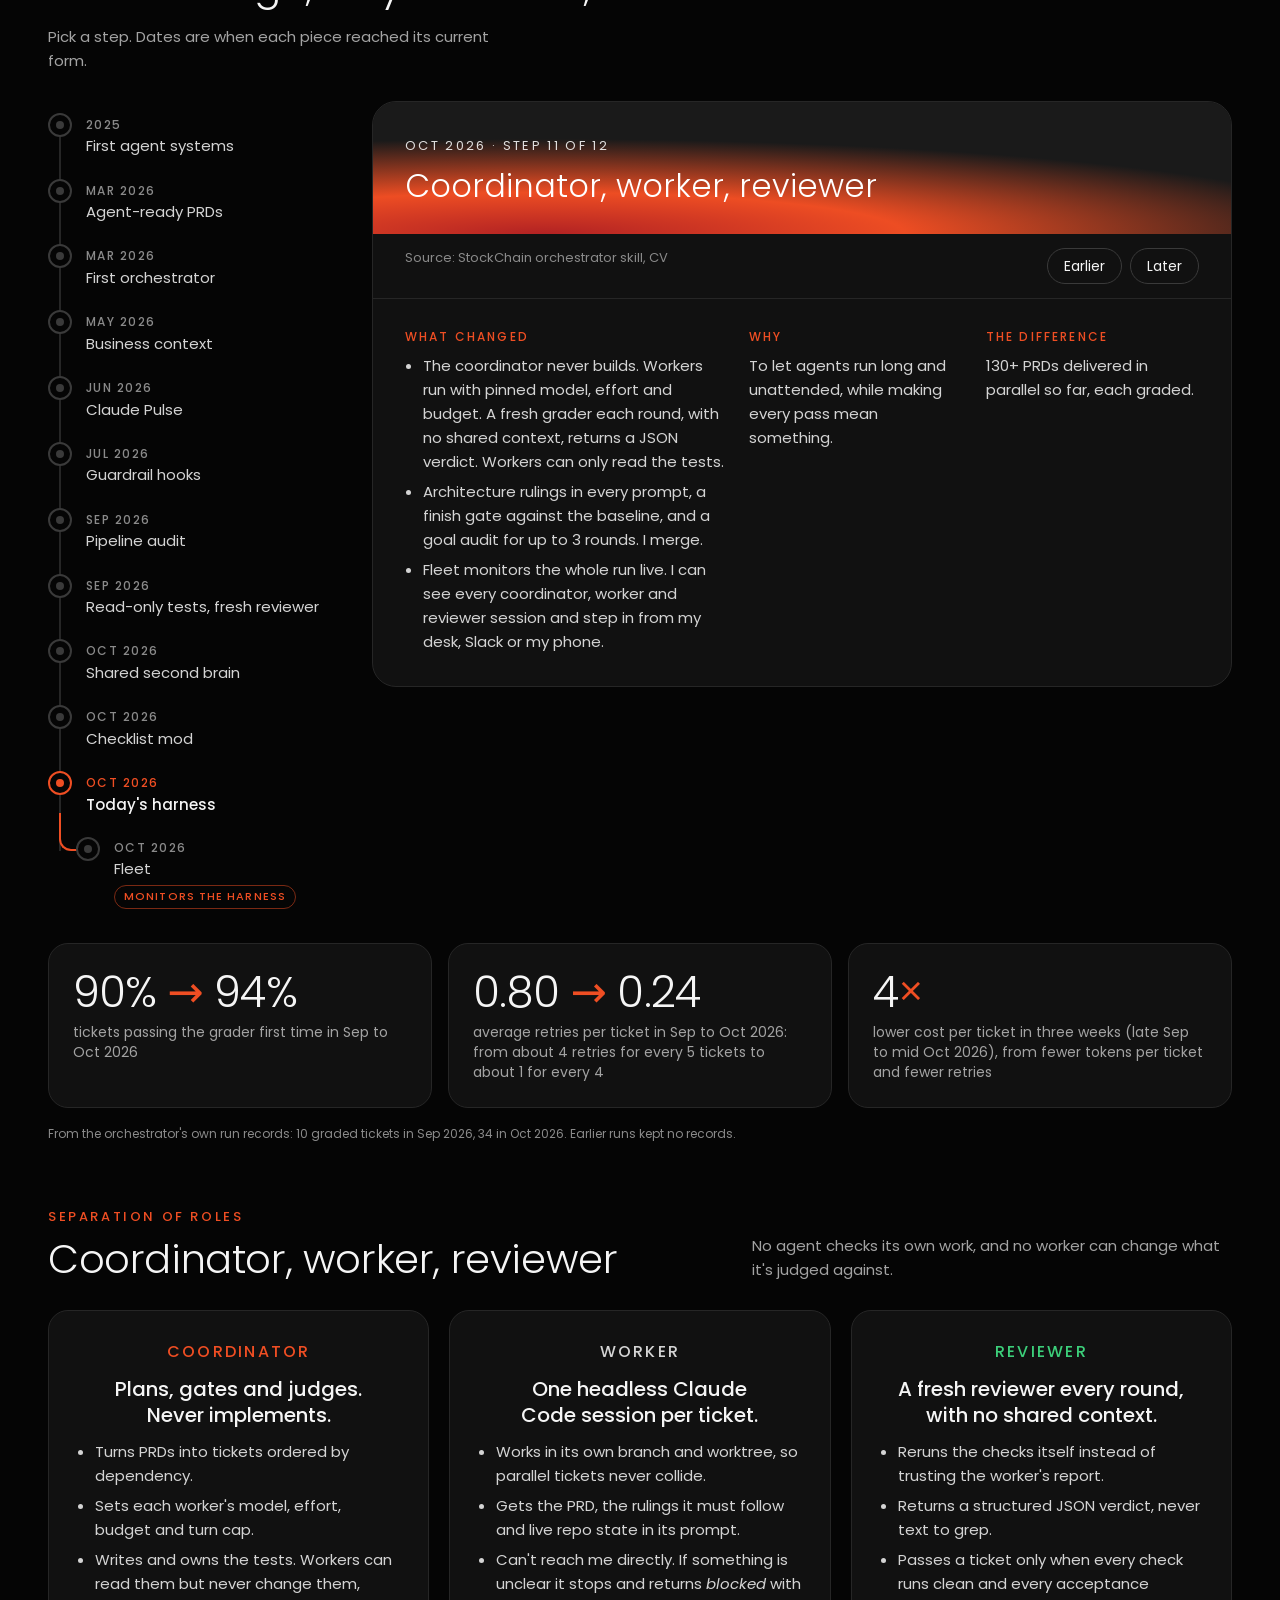
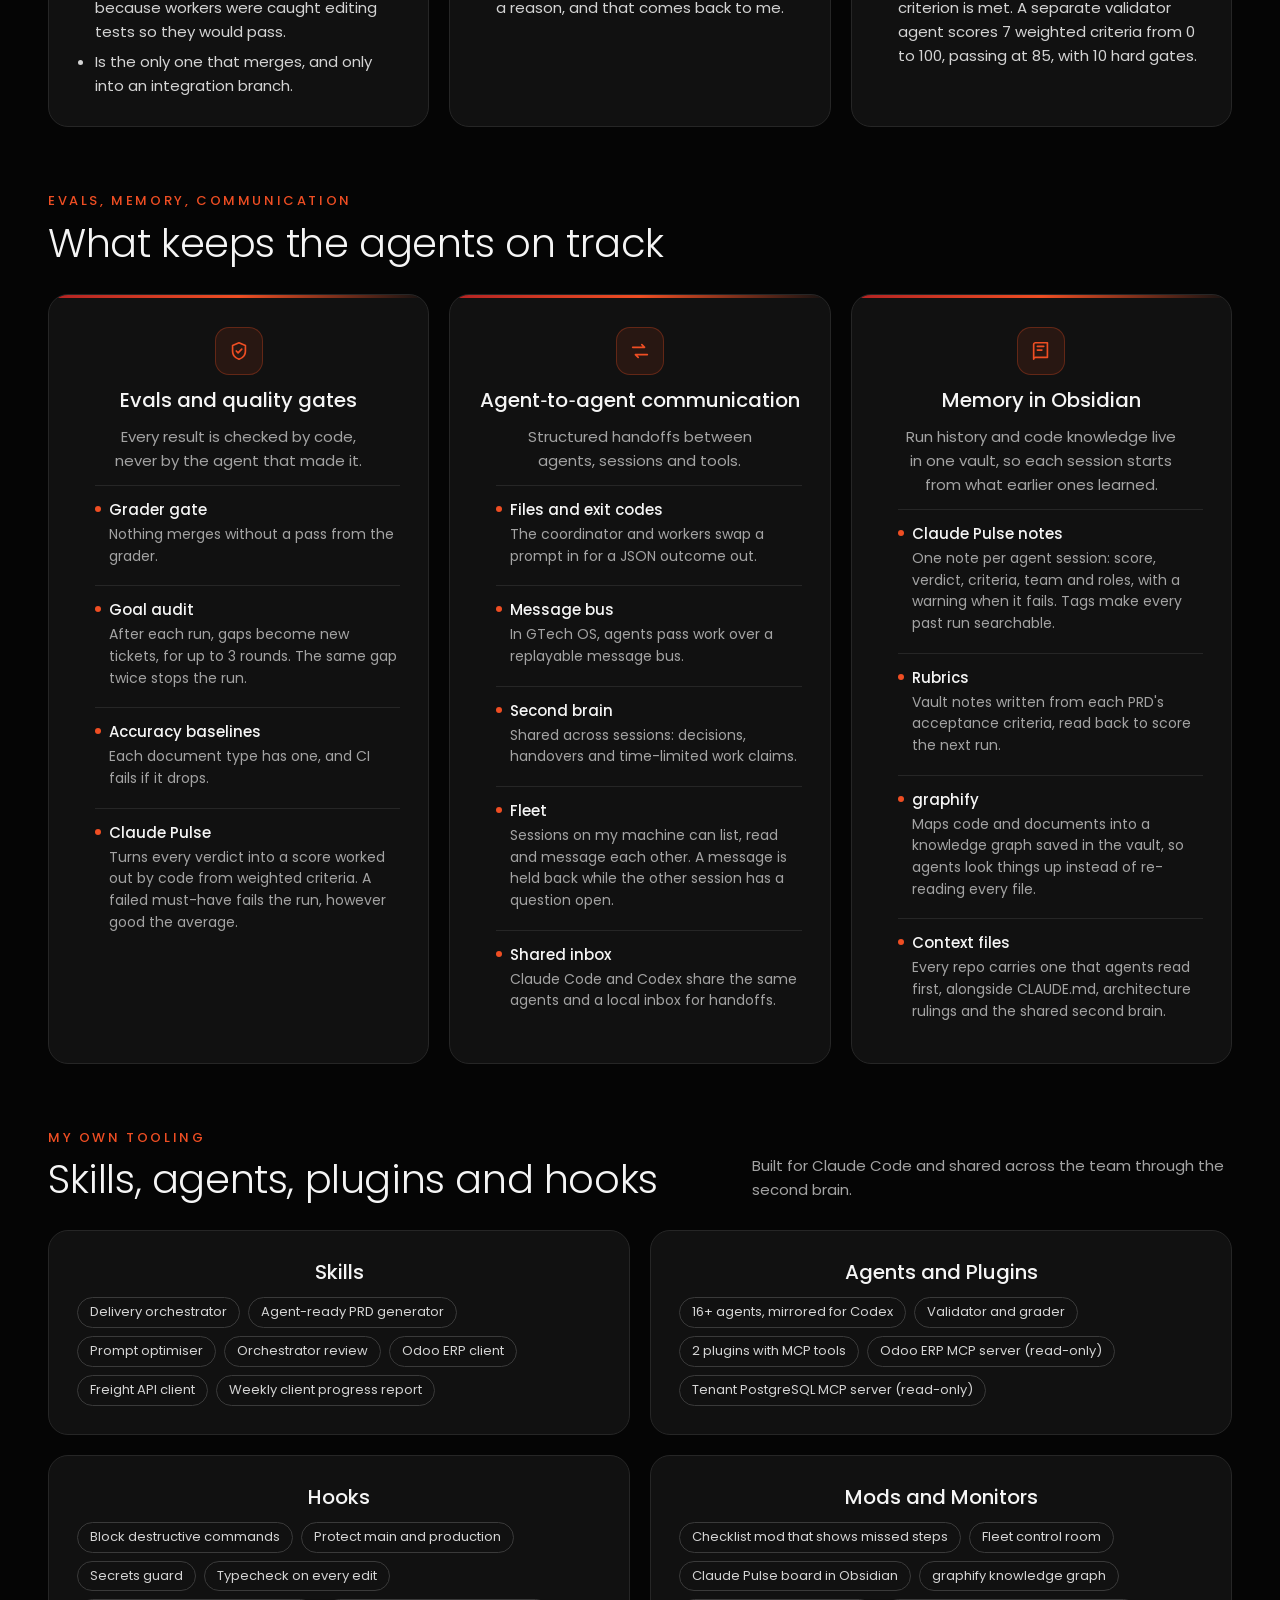
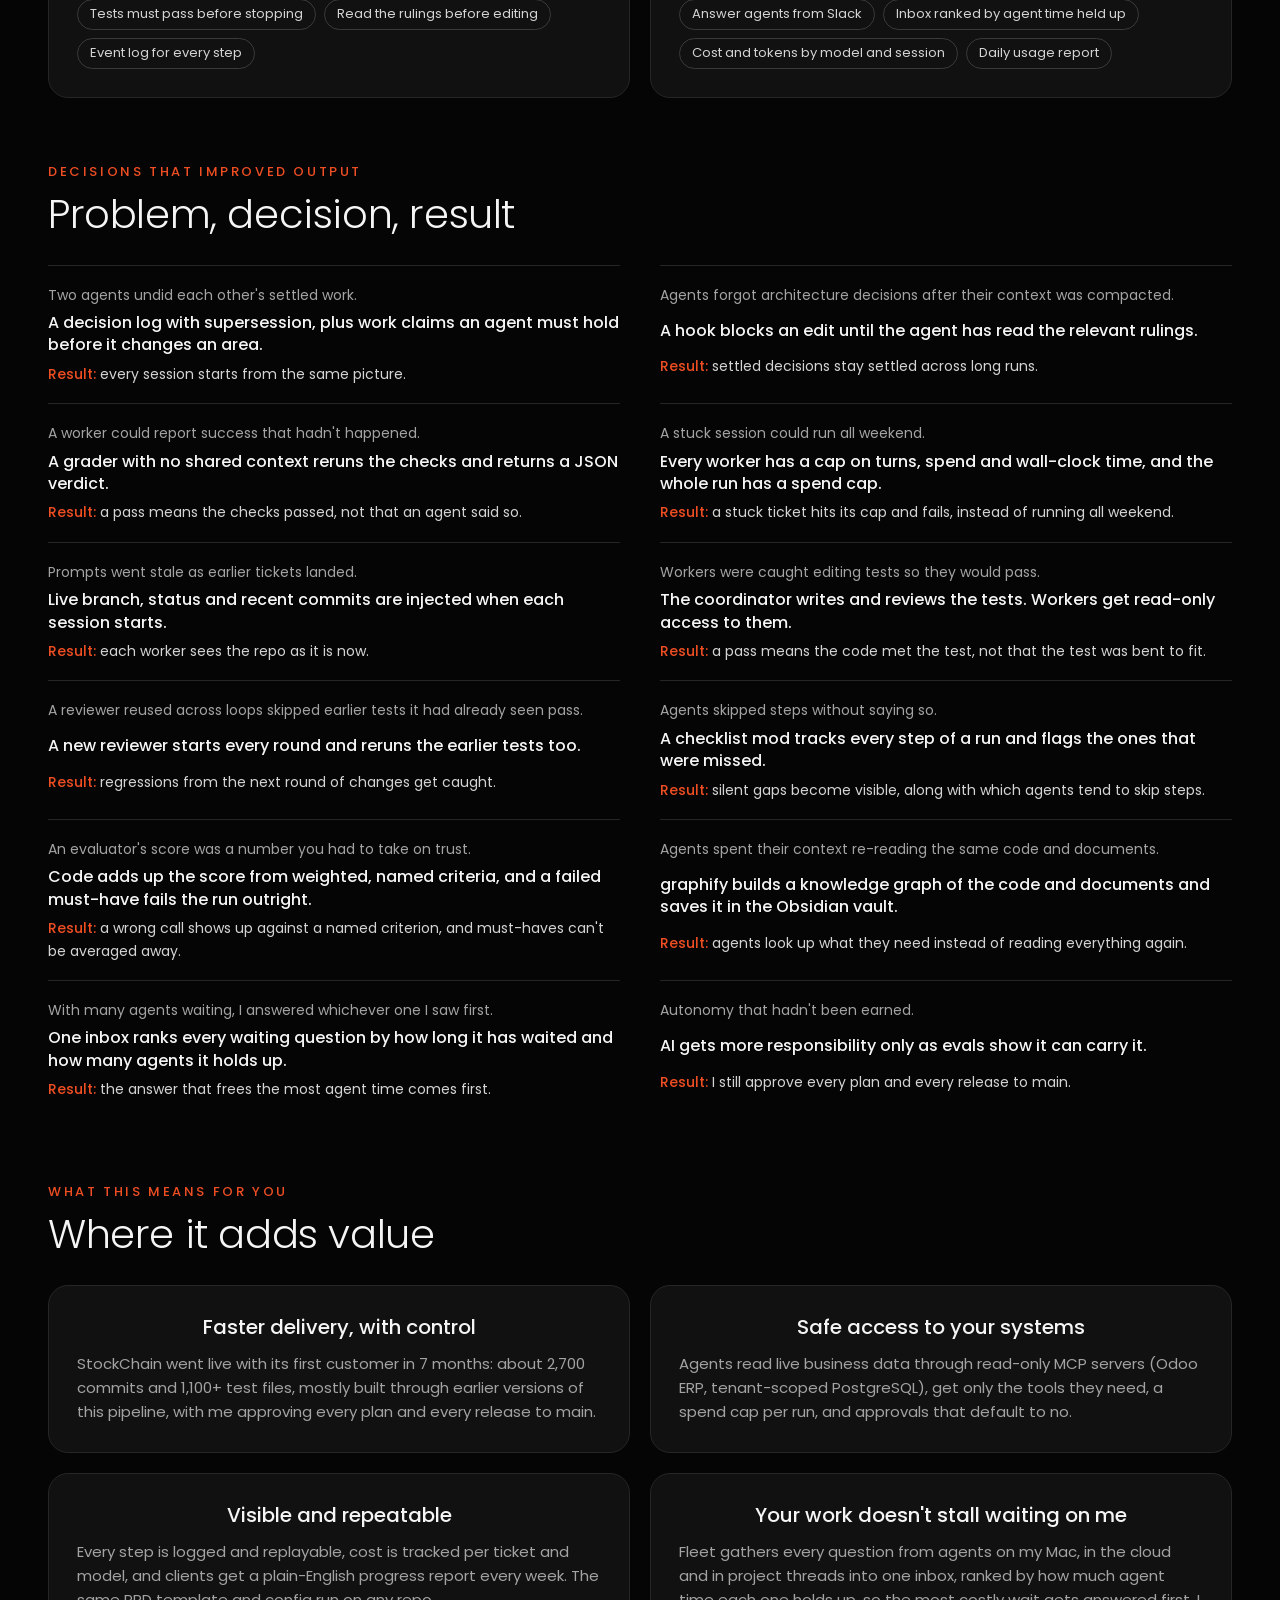
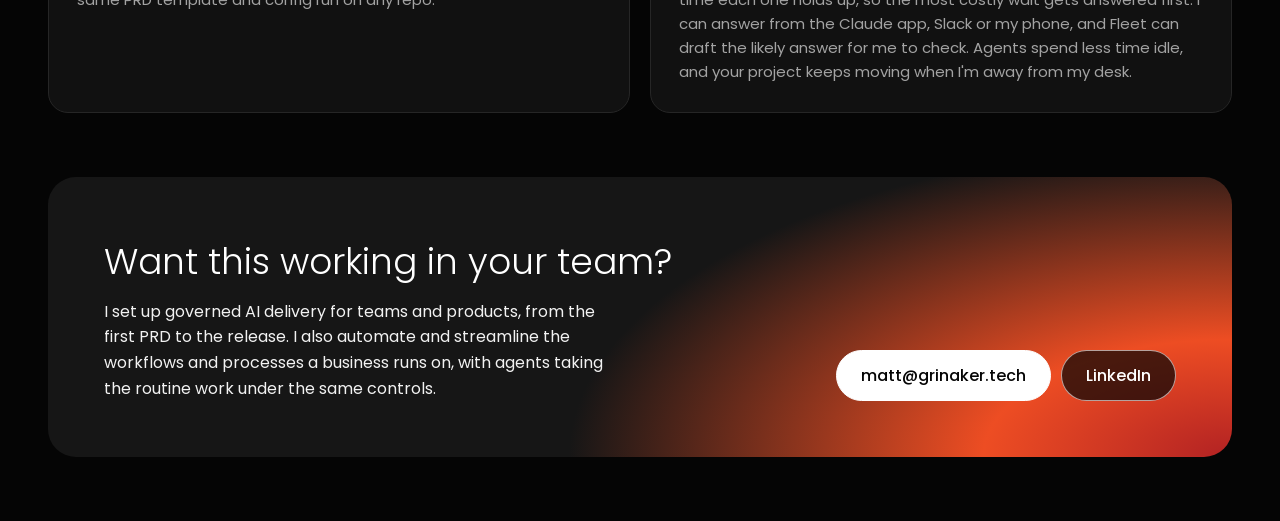
<file: ai-work.html>
<!doctype html>
<html lang="en">
<head>
<meta charset="utf-8">
<meta name="viewport" content="width=device-width, initial-scale=1">
<title>AI work · Grinaker Technologies</title>
<meta name="description" content="How Matthew Grinaker runs software delivery through AI agents: the orchestration harness, evals, memory, tooling and the results.">
<meta name="theme-color" content="#050505">
<meta property="og:title" content="AI work · Grinaker Technologies">
<meta property="og:description" content="How Matthew Grinaker runs software delivery through AI agents: the orchestration harness, evals, memory, tooling and the results.">
<meta property="og:image" content="https://matthew-grinaker.github.io/Recent-Projects/assets/grinaker-share.jpg">
<meta property="og:url" content="https://matthew-grinaker.github.io/Recent-Projects/ai-work.html">
<meta property="og:type" content="website">
<meta name="twitter:card" content="summary_large_image">
<link rel="icon" type="image/png" href="assets/grinaker-mark.png">
<link rel="apple-touch-icon" href="assets/grinaker-mark.png">
<link rel="preconnect" href="https://fonts.googleapis.com">
<link rel="preconnect" href="https://fonts.gstatic.com" crossorigin>
<link rel="stylesheet" href="https://fonts.googleapis.com/css2?family=Poppins:wght@300;400;500&display=swap">
<style>
/* Layout: the portfolio's own dark brand, one column of blocks: intro, stats, harness diagram, timeline, roles, tooling, decisions, value */
:root {
  color-scheme: dark;
  --bg: #050505; --surface: #111111; --surface-2: #1a1a1a; --border: #262626; --border-strong: #3a3a3a;
  --text: #f5f5f5; --soft: #d4d4d4; --muted: #a3a3a3; --faint: #8a8a8a;
  --accent: #EF4E23; --accent-hover: #FF7A52; --accent-deep: #B22223;
  --live: #3ccf7a; --human: #ffffff;
  --font: "Poppins", system-ui, -apple-system, "Segoe UI", sans-serif;
  --glow: radial-gradient(120% 90% at 20% 100%, #b22223 0%, #ed4d23 35%, #1a1a1a 80%);
}
* { box-sizing: border-box; }
body { margin: 0; background: var(--bg); color: var(--text); font-family: var(--font); font-size: 16px; line-height: 1.6; }
.wrap { max-width: 1216px; margin: 0 auto; padding-left: max(16px, env(safe-area-inset-left, 0px)); padding-right: max(16px, env(safe-area-inset-right, 0px)); }
.banner { background: var(--surface-2); border-bottom: 1px solid var(--border); font-size: 13px; color: var(--muted); }
.banner .wrap { padding-block: 10px; }
.banner b { color: var(--accent); font-weight: 500; }
.topbar { border-bottom: 1px solid var(--border); position: sticky; top: env(safe-area-inset-top, 0px); background: rgba(5,5,5,.92); backdrop-filter: blur(10px); z-index: 5; }
body::before { content: ""; position: fixed; inset: 0 0 auto; height: env(safe-area-inset-top, 0px); z-index: 10; background: var(--bg); }
.topbar .wrap { display: flex; align-items: center; justify-content: space-between; gap: 16px; padding-block: 14px; }
.logo { display: flex; align-items: center; gap: 10px; font-size: 20px; font-weight: 500; }
.logo img { display: block; height: 36px; width: auto; }
.tabs { display: flex; gap: 4px; }
.tabs span { padding: 8px 16px; border-radius: 999px; font-size: 15px; color: var(--soft); border: 1px solid transparent; }
.topbar .wrap { max-width: 1280px; padding-left: 32px; padding-right: 32px; padding-block: 16px; }
.tabs a { display: inline-flex; align-items: center; justify-content: center; min-height: 44px; padding: 9px 18px; border-radius: 999px; font-size: 15px; color: var(--soft); border: 1px solid transparent; text-decoration: none; white-space: nowrap; }
.tabs a:hover { color: var(--text); }
.tabs a.on { border-color: var(--border-strong); color: var(--text); }
.tabs a:focus-visible { outline: 2px solid var(--accent); outline-offset: 2px; }
.tabs span.on { border-color: var(--border-strong); color: var(--text); }
h1, h2, h3 { text-wrap: balance; margin: 0; }
.eyebrow { margin: 0 0 8px; font-size: 13px; letter-spacing: .2em; text-transform: uppercase; color: var(--accent); font-weight: 500; }
.block { padding-block: 64px 0; }
.block-head { display: flex; flex-wrap: wrap; justify-content: space-between; align-items: flex-end; gap: 16px 40px; margin-bottom: 28px; }
.block-head h2 { font-size: clamp(28px, 3.4vw, 40px); font-weight: 300; letter-spacing: -.01em; line-height: 1.15; }
.sub { margin: 0; color: var(--muted); font-size: 15px; max-width: 480px; }
.intro { padding-block: 56px 0; display: grid; grid-template-columns: 1.3fr 1fr; gap: 40px; align-items: end; }
.intro h1 { font-size: clamp(38px, 5.4vw, 68px); font-weight: 300; letter-spacing: -.02em; line-height: 1.05; }
.intro h1 span { color: var(--accent); }
.intro p:not(.eyebrow) { margin: 0; color: var(--soft); font-size: 17px; max-width: 520px; }
.stats { display: grid; grid-template-columns: repeat(4, 1fr); gap: 16px; }
.stat { background: var(--surface); border: 1px solid var(--border); border-radius: 20px; padding: 24px; display: flex; flex-direction: column; gap: 6px; }
.stat b { font-size: clamp(32px, 3.4vw, 44px); font-weight: 300; letter-spacing: -.02em; line-height: 1.1; font-variant-numeric: tabular-nums; }
.stat b em { font-style: normal; color: var(--accent); }
.stat span { color: var(--muted); font-size: 14px; line-height: 1.45; }

/* Diagram */
.diagram { background: var(--surface); border: 1px solid var(--border); border-radius: 24px; padding: 24px; }
.scroll { overflow-x: auto; border-radius: 12px; }
.scroll:focus-visible { outline: 2px solid var(--accent); outline-offset: 2px; }
.scroll svg { display: block; min-width: 1030px; width: 100%; height: auto; }
.legend { display: flex; flex-wrap: wrap; gap: 8px 22px; margin: 18px 0 0; padding: 0; list-style: none; font-size: 13px; color: var(--muted); }
.legend li { display: flex; align-items: center; gap: 8px; }
.legend i { width: 14px; height: 14px; border-radius: 4px; display: inline-block; }
.hint { font-size: 13px; color: var(--faint); margin: 0 0 10px; }
.hint[hidden] { display: none; }

/* Timeline */
.tl { display: grid; grid-template-columns: 300px 1fr; gap: 24px; align-items: start; }
.tl-list { list-style: none; margin: 0; padding: 0; position: relative; display: flex; flex-direction: column; }
.tl-list::before { content: ""; position: absolute; left: 11px; top: 14px; bottom: 14px; width: 2px; background: var(--border); }
.tl-list button {
  position: relative; width: 100%; display: grid; grid-template-columns: 24px 1fr; gap: 0 14px; align-items: start;
  background: none; border: 0; color: inherit; font: inherit; text-align: left; padding: 10px 12px 10px 0; cursor: pointer; border-radius: 12px;
}
.tl-list li.sub { position: relative; }
.tl-list li.sub button { padding-left: 28px; }
.tl-list li.sub::before { content: ""; position: absolute; left: 11px; top: -12px; width: 17px; height: 36px; border-left: 2px solid var(--accent); border-bottom: 2px solid var(--accent); border-bottom-left-radius: 12px; pointer-events: none; }
.tl-list li.sub::after { content: ""; position: absolute; left: 10px; top: 26px; bottom: 0; width: 4px; background: var(--bg); pointer-events: none; }
.tl-tag { white-space: nowrap; display: inline-block; margin-top: 6px; font-size: 11px; letter-spacing: .1em; text-transform: uppercase; font-weight: 500; color: var(--accent); border: 1px solid rgba(239, 78, 35, .5); border-radius: 999px; padding: 2px 9px; }
.tl-list .dot { width: 24px; height: 24px; border-radius: 50%; background: var(--bg); border: 2px solid var(--border-strong); margin-top: 2px; display: grid; place-items: center; }
.tl-list .dot::after { content: ""; width: 8px; height: 8px; border-radius: 50%; background: var(--border-strong); }
.tl-list .when { font-size: 12px; letter-spacing: .12em; text-transform: uppercase; color: var(--faint); font-weight: 500; }
.tl-list .what { display: block; font-size: 15px; color: var(--soft); line-height: 1.35; }
.tl-list button:hover .what { color: var(--text); }
.tl-list button[aria-selected="true"] .dot { border-color: var(--accent); }
.tl-list button[aria-selected="true"] .dot::after { background: var(--accent); }
.tl-list button[aria-selected="true"] .what { color: var(--text); font-weight: 500; }
.tl-list button[aria-selected="true"] .when { color: var(--accent); }
.tl-list button:focus-visible { outline: 2px solid var(--accent); outline-offset: 2px; }
.tl-card { background: var(--surface); border: 1px solid var(--border); border-radius: 24px; overflow: hidden; min-width: 0; }
.tl-card .art { background: var(--glow); padding: 28px 32px; display: flex; flex-direction: column; justify-content: flex-end; gap: 10px; min-height: 132px; }
@media (max-width: 1020px) { .tl-card .art { min-height: 168px; } }
@media (max-width: 480px) { .tl-card .art { min-height: 190px; } }
.tl-card .art .when { font-size: 13px; letter-spacing: .18em; text-transform: uppercase; color: #fff; opacity: .85; }
.tl-card .art .note { margin: 4px 0 0; color: #fff; text-shadow: 0 1px 8px rgba(0, 0, 0, .45); font-size: 15px; line-height: 1.55; max-width: 720px; }
.tl-card .art .more { align-self: flex-start; margin-top: 6px; color: #050505; background: #fff; border-radius: 999px; padding: 8px 16px; font-size: 14px; font-weight: 500; text-decoration: none; }
.tl-card .art .more:focus-visible { outline: 2px solid #fff; outline-offset: 2px; }
.tl-card .art h3 { font-size: clamp(24px, 2.6vw, 32px); font-weight: 300; line-height: 1.2; color: #fff; }
.tl-card .body { padding: 28px 32px 32px; display: grid; grid-template-columns: 1.5fr 1fr 1fr; gap: 24px; }
.tl-card h4 { margin: 0 0 8px; font-size: 12px; letter-spacing: .18em; text-transform: uppercase; color: var(--accent); font-weight: 500; }
.tl-card .body p, .tl-card .body li { margin: 0; color: var(--soft); font-size: 15px; }
.tl-card ul { margin: 0; padding-left: 18px; display: flex; flex-direction: column; gap: 6px; }
.tl-card .foot { border-bottom: 1px solid var(--border); padding: 14px 32px; display: flex; flex-wrap: wrap; justify-content: space-between; gap: 12px; font-size: 13px; color: var(--faint); }
.tl-nav { display: flex; gap: 8px; }
.tl-nav button { background: transparent; color: var(--text); border: 1px solid var(--border-strong); border-radius: 999px; padding: 6px 16px; font: inherit; font-size: 14px; cursor: pointer; }
.tl-nav button:hover:not(:disabled) { border-color: var(--accent); }
.tl-nav button:disabled { opacity: .4; cursor: default; }
.tl-nav button:focus-visible { outline: 2px solid var(--accent); outline-offset: 2px; }

/* Growth chart */
.kpis { display: grid; grid-template-columns: repeat(3, 1fr); gap: 16px; margin-top: 24px; }
@media (max-width: 760px) { .kpis { grid-template-columns: 1fr 1fr; } }
.dnote { grid-column: 1 / -1; color: var(--faint); font-size: 12px; margin: 0; }
@media (max-width: 480px) { .kpis { grid-template-columns: 1fr; } }

/* Cards */
.cards { display: grid; grid-template-columns: repeat(3, 1fr); gap: 20px; }
.cards.two { grid-template-columns: repeat(2, 1fr); }
.card { background: var(--surface); border: 1px solid var(--border); border-radius: 20px; padding: 28px; display: flex; flex-direction: column; gap: 12px; min-width: 0; }
.card h3 { font-size: 20px; font-weight: 500; line-height: 1.3; text-wrap: balance; text-align: center; }
.card .role { text-align: center; }
.card .role { font-size: 16px; letter-spacing: .14em; text-transform: uppercase; font-weight: 500; }
.card p { margin: 0; color: var(--muted); font-size: 15px; }
.card ul { margin: 0; padding-left: 18px; color: var(--soft); font-size: 15px; display: flex; flex-direction: column; gap: 6px; }
.pillar { position: relative; overflow: hidden; padding-top: 32px; align-items: center; }
.pillar::before { content: ""; position: absolute; inset: 0 0 auto; height: 3px; background: linear-gradient(90deg, var(--accent-deep), var(--accent), transparent); }
.pi-icon { width: 48px; height: 48px; border-radius: 14px; display: grid; place-items: center; color: var(--accent); background: rgba(239, 78, 35, .1); border: 1px solid rgba(239, 78, 35, .3); }
.pillar .pi-lead { text-align: center; color: var(--muted); font-size: 15px; text-wrap: balance; }
.pi-list { list-style: none; margin: 4px 0 0; padding: 0; width: 100%; display: flex; flex-direction: column; }
.pi-list li { display: flex; flex-direction: column; gap: 2px; padding: 12px 0 12px 14px; border-top: 1px solid var(--border); position: relative; }
.pi-list li::before { content: ""; position: absolute; left: 0; top: 20px; width: 6px; height: 6px; border-radius: 50%; background: var(--accent); }
.pi-list b { color: var(--text); font-weight: 500; font-size: 15px; }
.pi-list span { color: var(--muted); font-size: 14px; line-height: 1.55; }
.tags { display: flex; flex-wrap: wrap; gap: 8px; }
.tag { font-size: 13px; color: var(--soft); border: 1px solid var(--border-strong); border-radius: 999px; padding: 4px 12px; }
.decisions { list-style: none; margin: 0; padding: 0; display: grid; grid-template-columns: repeat(2, 1fr); gap: 0 40px; }
.decisions li { border-top: 1px solid var(--border); padding: 18px 0; display: grid; grid-template-columns: 1fr; gap: 6px; }
.decisions .prob { color: var(--muted); font-size: 14px; }
.decisions .fix { color: var(--text); font-size: 16px; font-weight: 500; line-height: 1.4; }
.decisions .eff { color: var(--soft); font-size: 14px; }
.decisions .eff b { color: var(--accent); font-weight: 500; }
.cta { margin-block: 64px; border-radius: 28px; padding: clamp(28px, 5vw, 56px); background: radial-gradient(70% 140% at 100% 100%, #b22223 0%, #ed4d23 30%, #161616 80%); display: flex; flex-wrap: wrap; justify-content: space-between; align-items: flex-end; gap: 24px; }
.cta h2 { font-size: clamp(26px, 3vw, 36px); font-weight: 300; color: #fff; }
.cta p { margin: 8px 0 0; color: #f2f2f2; max-width: 520px; }
.cta .links { display: flex; flex-wrap: wrap; gap: 10px; }
.cta a { color: #fff; text-decoration: none; border-radius: 999px; padding: 12px 24px; font-weight: 500; border: 1px solid rgba(255,255,255,.6); background: rgba(5,5,5,.7); transition: background .15s, border-color .15s; }
.cta a.mail { background: #fff; border-color: #fff; color: #050505; }
.cta a.mail:hover { background: #ececec; border-color: #ececec; }
.cta a:not(.mail):hover { border-color: #fff; background: #050505; }
.cta a:focus-visible { outline: 2px solid #fff; outline-offset: 2px; }
.stages { display: none; list-style: none; margin: 0 0 16px; padding: 0; counter-reset: st; }
.stages li { counter-increment: st; display: grid; grid-template-columns: 28px 1fr; gap: 2px 12px; padding: 12px 0; border-top: 1px solid var(--border); }
.stages li:first-child { border-top: 0; }
.stages li::before { content: counter(st); grid-row: span 2; width: 28px; height: 28px; border-radius: 50%; border: 1px solid var(--accent); color: var(--accent); display: grid; place-items: center; font-size: 13px; }
.stages b { font-weight: 500; font-size: 15px; }
.stages span { color: var(--muted); font-size: 14px; line-height: 1.45; }
.stages .you { color: var(--text); }
details.full summary { display: none; }
details.full summary { cursor: pointer; color: var(--soft); font-size: 14px; padding: 8px 0; }
details.full summary:focus-visible { outline: 2px solid var(--accent); outline-offset: 2px; }

@media (max-width: 1140px) {
  .stages { display: block; }
  details.full summary { display: list-item; }
}
@media (max-width: 1020px) {
  .stats { grid-template-columns: 1fr 1fr; }
  .cards { grid-template-columns: 1fr 1fr; }
  .tl { grid-template-columns: 1fr; }
  .tl-list { flex-direction: row; overflow-x: auto; gap: 4px; padding: 4px 6px 6px; }
  .tl-list::before { display: none; }
  .tl-list li { flex: none; width: 150px; position: relative; }
  .tl-list li::before { content: ""; position: absolute; left: 0; right: -4px; top: 22px; height: 2px; background: var(--border); }
  .tl-list li:first-child::before { left: 12px; }
  .tl-list li:last-child::before { right: calc(100% - 12px); }
  .tl-list .dot { position: relative; z-index: 1; }
  .tl-list li.sub button { padding-left: 0; }
  .tl-list li.sub::after { display: none; }
  .tl-tag { font-size: 10px; letter-spacing: .05em; padding: 2px 7px; }
  .tl-list li.sub::before { left: 0; right: calc(100% - 12px); top: 22px; width: auto; height: 2px; border: 0; border-radius: 0; background: var(--border); }
  .tl-list button { grid-template-columns: 1fr; gap: 8px; padding: 10px 8px 10px 0; }
  .tl-list .what { font-size: 14px; }
  .tl-list.fade-r { -webkit-mask-image: linear-gradient(90deg, #000 85%, transparent); mask-image: linear-gradient(90deg, #000 85%, transparent); }
  .tl-list.fade-l { -webkit-mask-image: linear-gradient(90deg, transparent, #000 15%); mask-image: linear-gradient(90deg, transparent, #000 15%); }
  .tl-list.fade-l.fade-r { -webkit-mask-image: linear-gradient(90deg, transparent, #000 15%, #000 85%, transparent); mask-image: linear-gradient(90deg, transparent, #000 15%, #000 85%, transparent); }
}
@media (max-width: 760px) {
  .intro { grid-template-columns: 1fr; gap: 20px; }
  .tl-card .body { grid-template-columns: 1fr; }
  .decisions { grid-template-columns: 1fr; }
  .cards, .cards.two { grid-template-columns: 1fr; }
  .tabs span { padding: 6px 10px; font-size: 14px; }
  .hint { display: block; }
}
@media (max-width: 400px) { .stats { grid-template-columns: 1fr; } }
@media (max-width: 480px) {
  .tl-nav { order: -1; }
  .tabs span:not(.on) { display: none; }
  .stat { padding: 18px; }
  .card, .tl-card .body { padding: 22px; }
  .tl-card .art { padding: 22px; }
  .tl-card .foot { padding: 14px 22px; }
}
@media (prefers-reduced-motion: no-preference) {
  .tl-card .art, .tl-card .body { animation: rise .25s ease-out; }
  @keyframes rise { from { transform: translateY(6px); } to { transform: none; } }
}
@media (max-width: 640px) {
  .topbar .wrap { flex-wrap: wrap; gap: 10px; padding: 12px 16px 10px; }
  .logo img { height: 30px; }
  .tabs { width: 100%; overflow-x: auto; }
  .tabs a { flex: 1; padding: 8px 4px; font-size: 14px; }
}
</style>
</head>
<body>

<header class="topbar"><div class="wrap">
  <a class="logo" href="index.html#now" aria-label="Grinaker Technologies, back to Now"><img src="assets/grinaker-logo.png" alt="Grinaker" width="407" height="120"></a>
  <nav class="tabs" aria-label="Sections"><a href="index.html#now">Now</a><a href="index.html#projects">Projects</a><a href="ai-work.html" aria-current="page" class="on">AI work</a><a href="fleet.html">Fleet</a><a href="index.html#cv">CV</a></nav>
</div></header>

<main class="wrap">
  <section class="intro">
    <div>
      <p class="eyebrow">AI work</p>
      <h1>A delivery harness where <span>agents build</span> and plain code keeps them honest.</h1>
    </div>
    <p>Since 2025 I've built the system I use to run software delivery through AI agents. One agent coordinates, workers build, and an independent reviewer grades every ticket. Hooks enforce the rules, and I approve every plan and every release to main. AI only gets more responsibility once the evals show it can carry it.</p>
  </section>

  <section class="block" aria-label="Results">
    <div class="stats">
      <div class="stat"><b>130<em>+</em></b><span>PRDs delivered in parallel, each checked by an independent grader</span></div>
      <div class="stat"><b>7 mo</b><span>to StockChain's first live customer, mostly built with this pipeline</span></div>
      <div class="stat"><b>16<em>+</em></b><span>agents I've written for Claude Code, mirrored for Codex</span></div>
      <div class="stat"><b>94<em>%</em></b><span>of tickets passed the grader first time (34 tickets, Oct 2026), with an average score of 94/100</span></div>
    </div>
  </section>

  <section class="block">
    <div class="block-head">
      <div><p class="eyebrow">The harness</p><h2>From PRD to merged code</h2></div>
      <p class="sub">The flow of one run. I sign off at the steps marked in white; every other step runs unattended, inside hard limits.</p>
    </div>
    <div class="diagram">
      <ol class="stages">
        <li><b>Plan</b><span>The PRD optimiser turns an idea or SOW into PRDs. <span class="you">I approve them.</span></span></li>
        <li><b>Coordinate</b><span>The coordinator orders tickets by dependency and writes a prompt per ticket. <span class="you">I say go.</span></span></li>
        <li><b>Build</b><span>Headless workers, one per ticket, each in its own branch, with hooks on every step. Anything unclear comes back to me.</span></li>
        <li><b>Review</b><span>A fresh grader with no shared context reruns the checks. Fails go back with evidence.</span></li>
        <li><b>Integrate</b><span>Passed tickets merge into an integration branch. A goal audit turns gaps into new tickets.</span></li>
        <li><b>Ship</b><span><span class="you">I review and merge to main.</span> CI reruns the tests and accuracy baselines, and main deploys to staging. <span class="you">I deploy to production by hand.</span> Agents can't reach staging or production. Every ticket keeps its log, cost and verdict.</span></li>
      </ol>
      <details class="full" id="dg-full" open><summary>See the full diagram</summary>
      <p class="hint" id="dg-hint" hidden>Scroll sideways to see the whole flow.</p>
      <div class="scroll" id="svg-host" tabindex="0" role="region" aria-label="Harness diagram, scrolls sideways"></div>
      <ul class="legend">
        <li><i style="background:#1f1f1f;border:1px solid #3a3a3a"></i>Agent or script</li>
        <li><i style="background:#2a1209;border:1px solid #EF4E23"></i>Coordinator</li>
        <li><i style="background:#0f0f0f;border:2px solid #ffffff"></i>My sign-off</li>
        <li><i style="background:#0e1f15;border:1px solid #3ccf7a"></i>Independent reviewer</li>
        <li><i style="background:#171717;border:1px dashed #5a5a5a"></i>Runs alongside every step</li>
      </ul>
      </details>

    </div>
  </section>

  <section class="block">
    <div class="block-head">
      <div><p class="eyebrow">How it got here</p><h2>Each change, why I made it, and what it fixed</h2></div>
      <p class="sub">Pick a step. Dates are when each piece reached its current form.</p>
    </div>
    <div class="tl">
      <ol class="tl-list" id="tl-list" role="tablist" aria-label="Harness timeline"></ol>
      <article class="tl-card" id="tl-card" role="tabpanel" tabindex="0"><div id="tl-art"></div>
        <div class="foot"><span id="tl-src"></span><span class="tl-nav"><button type="button" id="tl-prev">Earlier</button><button type="button" id="tl-next">Later</button></span></div><div id="tl-content"></div></article>
    </div>
    <div class="kpis">
      <div class="stat"><b>90% <em>→</em> 94%</b><span>tickets passing the grader first time in Sep to Oct 2026</span></div>
      <div class="stat"><b>0.80 <em>→</em> 0.24</b><span>average retries per ticket in Sep to Oct 2026: from about 4 retries for every 5 tickets to about 1 for every 4</span></div>
      <div class="stat"><b>4<em>×</em></b><span>lower cost per ticket in three weeks (late Sep to mid Oct 2026), from fewer tokens per ticket and fewer retries</span></div>
      <p class="dnote">From the orchestrator's own run records: 10 graded tickets in Sep 2026, 34 in Oct 2026. Earlier runs kept no records.</p>
    </div>
  </section>

  <section class="block">
    <div class="block-head">
      <div><p class="eyebrow">Separation of roles</p><h2>Coordinator, worker, reviewer</h2></div>
      <p class="sub">No agent checks its own work, and no worker can change what it's judged against.</p>
    </div>
    <div class="cards">
      <div class="card"><span class="role" style="color:var(--accent)">Coordinator</span><h3>Plans, gates and judges. Never implements.</h3>
        <ul><li>Turns PRDs into tickets ordered by dependency.</li><li>Sets each worker's model, effort, budget and turn cap.</li><li>Writes and owns the tests. Workers can read them but never change them, because workers were caught editing tests so they would pass.</li><li>Is the only one that merges, and only into an integration branch.</li></ul></div>
      <div class="card"><span class="role" style="color:var(--soft)">Worker</span><h3>One headless Claude Code session per ticket.</h3>
        <ul><li>Works in its own branch and worktree, so parallel tickets never collide.</li><li>Gets the PRD, the rulings it must follow and live repo state in its prompt.</li><li>Can't reach me directly. If something is unclear it stops and returns <em>blocked</em> with a reason, and that comes back to me.</li></ul></div>
      <div class="card"><span class="role" style="color:var(--live)">Reviewer</span><h3>A fresh reviewer every round, with no shared context.</h3>
        <ul><li>Reruns the checks itself instead of trusting the worker's report.</li><li>Returns a structured JSON verdict, never text to grep.</li><li>Passes a ticket only when every check runs clean and every acceptance criterion is met. A separate validator agent scores 7 weighted criteria from 0 to 100, passing at 85, with 10 hard gates.</li></ul></div>
    </div>
  </section>

  <section class="block">
    <div class="block-head">
      <div><p class="eyebrow">Evals, memory, communication</p><h2>What keeps the agents on track</h2></div>
    </div>
    <div class="cards pillars">
      <div class="card pillar"><span class="pi-icon" aria-hidden="true"><svg viewBox="0 0 24 24" width="22" height="22" fill="none" stroke="currentColor" stroke-width="1.8" stroke-linecap="round" stroke-linejoin="round"><path d="M12 3l7 3v6c0 4.2-3 7.6-7 9-4-1.4-7-4.8-7-9V6l7-3z"/><path d="M9 12l2 2 4-4"/></svg></span><h3>Evals and quality gates</h3>
        <p class="pi-lead">Every result is checked by code, never by the agent that made it.</p>
        <ul class="pi-list"><li><b>Grader gate</b><span>Nothing merges without a pass from the grader.</span></li><li><b>Goal audit</b><span>After each run, gaps become new tickets, for up to 3 rounds. The same gap twice stops the run.</span></li><li><b>Accuracy baselines</b><span>Each document type has one, and CI fails if it drops.</span></li><li><b>Claude Pulse</b><span>Turns every verdict into a score worked out by code from weighted criteria. A failed must-have fails the run, however good the average.</span></li></ul></div>
      <div class="card pillar"><span class="pi-icon" aria-hidden="true"><svg viewBox="0 0 24 24" width="22" height="22" fill="none" stroke="currentColor" stroke-width="1.8" stroke-linecap="round" stroke-linejoin="round"><path d="M4 8h13l-3-3"/><path d="M20 16H7l3 3"/></svg></span><h3>Agent&#8209;to&#8209;agent communication</h3>
        <p class="pi-lead">Structured handoffs between agents, sessions and tools.</p>
        <ul class="pi-list"><li><b>Files and exit codes</b><span>The coordinator and workers swap a prompt in for a JSON outcome out.</span></li><li><b>Message bus</b><span>In GTech OS, agents pass work over a replayable message bus.</span></li><li><b>Second brain</b><span>Shared across sessions: decisions, handovers and time-limited work claims.</span></li><li><b>Fleet</b><span>Sessions on my machine can list, read and message each other. A message is held back while the other session has a question open.</span></li><li><b>Shared inbox</b><span>Claude Code and Codex share the same agents and a local inbox for handoffs.</span></li></ul></div>
      <div class="card pillar"><span class="pi-icon" aria-hidden="true"><svg viewBox="0 0 24 24" width="22" height="22" fill="none" stroke="currentColor" stroke-width="1.8" stroke-linecap="round" stroke-linejoin="round"><path d="M4 5a2 2 0 0 1 2-2h13v16H6a2 2 0 0 0-2 2V5z"/><path d="M8 7h7M8 11h5"/></svg></span><h3>Memory in Obsidian</h3>
        <p class="pi-lead">Run history and code knowledge live in one vault, so each session starts from what earlier ones learned.</p>
        <ul class="pi-list"><li><b>Claude Pulse notes</b><span>One note per agent session: score, verdict, criteria, team and roles, with a warning when it fails. Tags make every past run searchable.</span></li><li><b>Rubrics</b><span>Vault notes written from each PRD's acceptance criteria, read back to score the next run.</span></li><li><b>graphify</b><span>Maps code and documents into a knowledge graph saved in the vault, so agents look things up instead of re-reading every file.</span></li><li><b>Context files</b><span>Every repo carries one that agents read first, alongside CLAUDE.md, architecture rulings and the shared second brain.</span></li></ul></div>
    </div>
  </section>

  <section class="block">
    <div class="block-head">
      <div><p class="eyebrow">My own tooling</p><h2>Skills, agents, plugins and hooks</h2></div>
      <p class="sub">Built for Claude Code and shared across the team through the second brain.</p>
    </div>
    <div class="cards two">
      <div class="card"><h3>Skills</h3><div class="tags"><span class="tag">Delivery orchestrator</span><span class="tag">Agent-ready PRD generator</span><span class="tag">Prompt optimiser</span><span class="tag">Orchestrator review</span><span class="tag">Odoo ERP client</span><span class="tag">Freight API client</span><span class="tag">Weekly client progress report</span></div></div>
      <div class="card"><h3>Agents and Plugins</h3><div class="tags"><span class="tag">16+ agents, mirrored for Codex</span><span class="tag">Validator and grader</span><span class="tag">2 plugins with MCP tools</span><span class="tag">Odoo ERP MCP server (read-only)</span><span class="tag">Tenant PostgreSQL MCP server (read-only)</span></div></div>
      <div class="card"><h3>Hooks</h3><div class="tags"><span class="tag">Block destructive commands</span><span class="tag">Protect main and production</span><span class="tag">Secrets guard</span><span class="tag">Typecheck on every edit</span><span class="tag">Tests must pass before stopping</span><span class="tag">Read the rulings before editing</span><span class="tag">Event log for every step</span></div></div>
      <div class="card"><h3>Mods and Monitors</h3><div class="tags"><span class="tag">Checklist mod that shows missed steps</span><span class="tag">Fleet control room</span><span class="tag">Claude Pulse board in Obsidian</span><span class="tag">graphify knowledge graph</span><span class="tag">Answer agents from Slack</span><span class="tag">Inbox ranked by agent time held up</span><span class="tag">Cost and tokens by model and session</span><span class="tag">Daily usage report</span></div></div>
    </div>
  </section>

  <section class="block">
    <div class="block-head">
      <div><p class="eyebrow">Decisions that improved output</p><h2>Problem, decision, result</h2></div>
    </div>
    <ul class="decisions">
      <li><span class="prob">Two agents undid each other's settled work.</span><span class="fix">A decision log with supersession, plus work claims an agent must hold before it changes an area.</span><span class="eff"><b>Result:</b> every session starts from the same picture.</span></li>
      <li><span class="prob">Agents forgot architecture decisions after their context was compacted.</span><span class="fix">A hook blocks an edit until the agent has read the relevant rulings.</span><span class="eff"><b>Result:</b> settled decisions stay settled across long runs.</span></li>
      <li><span class="prob">A worker could report success that hadn't happened.</span><span class="fix">A grader with no shared context reruns the checks and returns a JSON verdict.</span><span class="eff"><b>Result:</b> a pass means the checks passed, not that an agent said so.</span></li>
      <li><span class="prob">A stuck session could run all weekend.</span><span class="fix">Every worker has a cap on turns, spend and wall-clock time, and the whole run has a spend cap.</span><span class="eff"><b>Result:</b> a stuck ticket hits its cap and fails, instead of running all weekend.</span></li>
      <li><span class="prob">Prompts went stale as earlier tickets landed.</span><span class="fix">Live branch, status and recent commits are injected when each session starts.</span><span class="eff"><b>Result:</b> each worker sees the repo as it is now.</span></li>
      <li><span class="prob">Workers were caught editing tests so they would pass.</span><span class="fix">The coordinator writes and reviews the tests. Workers get read-only access to them.</span><span class="eff"><b>Result:</b> a pass means the code met the test, not that the test was bent to fit.</span></li>
      <li><span class="prob">A reviewer reused across loops skipped earlier tests it had already seen pass.</span><span class="fix">A new reviewer starts every round and reruns the earlier tests too.</span><span class="eff"><b>Result:</b> regressions from the next round of changes get caught.</span></li>
      <li><span class="prob">Agents skipped steps without saying so.</span><span class="fix">A checklist mod tracks every step of a run and flags the ones that were missed.</span><span class="eff"><b>Result:</b> silent gaps become visible, along with which agents tend to skip steps.</span></li>
      <li><span class="prob">An evaluator's score was a number you had to take on trust.</span><span class="fix">Code adds up the score from weighted, named criteria, and a failed must-have fails the run outright.</span><span class="eff"><b>Result:</b> a wrong call shows up against a named criterion, and must-haves can't be averaged away.</span></li>
      <li><span class="prob">Agents spent their context re-reading the same code and documents.</span><span class="fix">graphify builds a knowledge graph of the code and documents and saves it in the Obsidian vault.</span><span class="eff"><b>Result:</b> agents look up what they need instead of reading everything again.</span></li>
      <li><span class="prob">With many agents waiting, I answered whichever one I saw first.</span><span class="fix">One inbox ranks every waiting question by how long it has waited and how many agents it holds up.</span><span class="eff"><b>Result:</b> the answer that frees the most agent time comes first.</span></li>
      <li><span class="prob">Autonomy that hadn't been earned.</span><span class="fix">AI gets more responsibility only as evals show it can carry it.</span><span class="eff"><b>Result:</b> I still approve every plan and every release to main.</span></li>
    </ul>
  </section>

  <section class="block">
    <div class="block-head">
      <div><p class="eyebrow">What this means for you</p><h2>Where it adds value</h2></div>
    </div>
    <div class="cards two">
      <div class="card"><h3>Faster delivery, with control</h3><p>StockChain went live with its first customer in 7 months: about 2,700 commits and 1,100+ test files, mostly built through earlier versions of this pipeline, with me approving every plan and every release to main.</p></div>
      <div class="card"><h3>Safe access to your systems</h3><p>Agents read live business data through read-only MCP servers (Odoo ERP, tenant-scoped PostgreSQL), get only the tools they need, a spend cap per run, and approvals that default to no.</p></div>
      <div class="card"><h3>Visible and repeatable</h3><p>Every step is logged and replayable, cost is tracked per ticket and model, and clients get a plain-English progress report every week. The same PRD template and config run on any repo.</p></div>
      <div class="card"><h3>Your work doesn't stall waiting on me</h3><p>Fleet gathers every question from agents on my Mac, in the cloud and in project threads into one inbox, ranked by how much agent time each one holds up, so the most costly wait gets answered first. I can answer from the Claude app, Slack or my phone, and Fleet can draft the likely answer for me to check. Agents spend less time idle, and your project keeps moving when I'm away from my desk.</p></div>
    </div>
  </section>

  <section class="cta">
    <div><h2>Want this working in your team?</h2><p>I set up governed AI delivery for teams and products, from the first PRD to the release. I also automate and streamline the workflows and processes a business runs on, with agents taking the routine work under the same controls.</p></div>
    <div class="links"><a class="mail" href="mailto:matt@grinaker.tech">matt@grinaker.tech</a><a href="https://www.linkedin.com/in/mk-grinaker" target="_blank" rel="noopener">LinkedIn</a></div>
  </section>
</main>

<script>
(() => {
  // Harness diagram, laid out on a column grid
  const W = 1180, H = 560, colW = 160, pitch = 200, x0 = 12;
  const cx = (c) => x0 + c * pitch;
  const kinds = {
    step:  { fill: "#1f1f1f", stroke: "#3a3a3a", sw: 1, title: "#f5f5f5" },
    coord: { fill: "#2a1209", stroke: "#EF4E23", sw: 1, title: "#ffffff" },
    human: { fill: "#0f0f0f", stroke: "#ffffff", sw: 2, title: "#ffffff" },
    review:{ fill: "#0e1f15", stroke: "#3ccf7a", sw: 1, title: "#ffffff" },
  };
  const cols = [
    [["idea", "step", "Idea, SOW or plan", ["What the business", "needs"]],
     ["prd", "step", "PRD optimiser", ["Scope in and out", "Do-not-touch list", "Test specs and", "dependencies"]],
     ["ok1", "human", "I approve", ["The PRDs and the", "frozen goal"]]],
    [["plan", "coord", "Coordinator plans", ["Tickets ordered by", "dependency", "Model, effort,", "budget and turn", "cap per ticket"]],
     ["prompt", "step", "Prompt per ticket", ["PRD, rulings,", "CLAUDE.md and the", "tests to pass"]],
     ["ok2", "human", "I say go", []]],
    [["work", "step", "Workers", ["Headless Claude", "Code, one per", "ticket, in parallel,", "own branch and", "worktree. Blocked?", "Back to me."]],
     ["hooks", "step", "Hooks on each step", ["Guard: destructive", "commands, secrets", "Typecheck per edit", "Tests must pass", "before it stops"]]],
    [["grade", "review", "Grader", ["Fresh every round", "No shared context", "Reruns the checks", "Every acceptance", "criterion met", "JSON verdict"]]],
    [["merge", "coord", "Merge", ["The coordinator", "merges passed", "tickets into the", "integration branch"]],
     ["audit", "review", "Goal audit", ["Checks the frozen", "goal; gaps become", "new tickets, up to", "3 rounds"]]],
    [["ok3", "human", "I review", ["and merge the", "integration", "branch to main"]],
     ["out", "step", "CI/CD", ["CI reruns the tests", "and accuracy", "baselines before", "deploying.", "Agents can't reach", "staging or prod"]]],
  ];
  const nodes = [];
  cols.forEach((col, c) => {
    let y = 64;
    col.forEach(([id, k, t, sub]) => {
      const h = sub.length ? 46 + sub.length * 18 : 52;
      nodes.push({ id, c, y, h, k, t, s: sub });
      y += h + 30;
    });
  });
  const by = Object.fromEntries(nodes.map((n) => [n.id, n]));
  const esc = (s) => s.replace(/&/g, "&amp;").replace(/</g, "&lt;");
  const box = (n) => {
    const k = kinds[n.k], x = cx(n.c);
    const lines = n.s.map((l, i) => `<text x="${x + 14}" y="${n.y + 50 + i * 18}" font-size="12.5" fill="#bdbdbd">${esc(l)}</text>`).join("");
    return `<rect x="${x}" y="${n.y}" width="${colW}" height="${n.h}" rx="12" fill="${k.fill}" stroke="${k.stroke}" stroke-width="${k.sw}"/>
      <text x="${x + 14}" y="${n.y + (n.s.length ? 28 : 32)}" font-size="14" font-weight="500" fill="${k.title}">${esc(n.t)}</text>${lines}`;
  };
  const midY = (n) => n.y + n.h / 2;
  const top = (n) => [cx(n.c) + colW / 2, n.y];
  const bot = (n) => [cx(n.c) + colW / 2, n.y + n.h];
  const R = (n) => cx(n.c) + colW, L = (n) => cx(n.c);
  const mk = { "#8a8a8a": "", "#EF4E23": "o", "#3ccf7a": "g", "#ffffff": "w" };
  const path = (pts, label, lx, ly, color = "#8a8a8a", dash = "") =>
    `<path d="M${pts.map((p) => p.join(",")).join(" L")}" fill="none" stroke="${color}" stroke-width="1.5" ${dash ? `stroke-dasharray="${dash}"` : ""} marker-end="url(#ah${mk[color]})"/>` +
    (label ? `<text x="${lx}" y="${ly}" font-size="11.5" fill="${color === "#8a8a8a" ? "#a3a3a3" : color}">${esc(label)}</text>` : "");
  const v = (a, b, dash) => path([bot(a), top(b)], "", 0, 0, "#8a8a8a", dash);
  const gx = (c, f) => cx(c) + colW + 40 * f;  // x inside the gap right of column c
  const arrows = [
    v(by.idea, by.prd), v(by.prd, by.ok1),
    path([[R(by.ok1), midY(by.ok1)], [gx(0, .5), midY(by.ok1)], [gx(0, .5), by.plan.y + 26], [L(by.plan), by.plan.y + 26]], "", 0, 0, "#ffffff"),
    v(by.plan, by.prompt), v(by.prompt, by.ok2),
    path([[R(by.ok2), midY(by.ok2)], [gx(1, .15), midY(by.ok2)], [gx(1, .15), by.work.y + 26], [L(by.work), by.work.y + 26]], "", 0, 0, "#ffffff"),
    v(by.work, by.hooks, "4 4"),
    path([[R(by.work), by.work.y + 26], [L(by.grade), by.work.y + 26]]),
    path([[cx(3) + colW / 2, by.grade.y + by.grade.h], [cx(3) + colW / 2, by.grade.y + by.grade.h + 26], [gx(2, .5), by.grade.y + by.grade.h + 26], [gx(2, .5), by.work.y + by.work.h - 24], [R(by.work), by.work.y + by.work.h - 24]],
      "fail: retry with evidence", cx(3) - 6, by.grade.y + by.grade.h + 44, "#EF4E23"),
    path([[R(by.grade), by.grade.y + 26], [L(by.merge), by.grade.y + 26]], "pass", R(by.grade) + 6, by.grade.y + 18, "#3ccf7a"),
    v(by.merge, by.audit),
    path([bot(by.audit), [cx(4) + colW / 2, 432], [gx(1, .85), 432], [gx(1, .85), by.plan.y + by.plan.h - 22], [R(by.plan), by.plan.y + by.plan.h - 22]],
      "gaps become new tickets (up to 3 rounds)", cx(2) + 10, 424, "#EF4E23", "5 4"),
    path([[R(by.audit), midY(by.audit)], [gx(4, .5), midY(by.audit)], [gx(4, .5), by.ok3.y + 26], [L(by.ok3), by.ok3.y + 26]], "", 0, 0, "#3ccf7a"),
    v(by.ok3, by.out),
  ];
  const lanes = ["Plan", "Coordinate", "Build", "Review", "Integrate", "Ship"].map((l, i) =>
    `<text x="${cx(i)}" y="38" font-size="12" letter-spacing="2.4" font-weight="500" fill="#EF4E23">${l.toUpperCase()}</text>`).join("");
  const band = (y, title, text) => `<rect x="${x0}" y="${y}" width="${W - 2 * x0}" height="44" rx="10" fill="#171717" stroke="#5a5a5a" stroke-dasharray="4 4"/>
    <text x="${x0 + 16}" y="${y + 27}" font-size="13" font-weight="500" fill="#f5f5f5">${title}</text>
    <text x="${x0 + 200}" y="${y + 27}" font-size="12.5" fill="#bdbdbd">${esc(text)}</text>`;
  const marker = (id, c) => `<marker id="ah${id}" viewBox="0 0 10 10" refX="9" refY="5" markerWidth="7" markerHeight="7" orient="auto-start-reverse"><path d="M0,0 L10,5 L0,10 z" fill="${c}"/></marker>`;
  document.getElementById("svg-host").innerHTML = `
    <svg viewBox="0 0 ${W} ${H}" role="img" aria-labelledby="dg-t dg-d" font-family="Poppins, system-ui, sans-serif">
      <title id="dg-t">The delivery harness, from PRD to merged code</title>
      <desc id="dg-d">An idea becomes PRDs through the PRD optimiser, which I approve. The coordinator orders tickets by dependency and builds a prompt per ticket; I say go. Workers build in parallel under hooks. An independent grader with no shared context returns a JSON verdict: fails go back with evidence, passes are merged by the coordinator into an integration branch. A goal audit sends gaps back to the coordinator as new tickets, for up to three rounds. I review the integration branch and merge it to main. Memory lives in per-repo context files, architecture rulings, the shared second brain and an Obsidian vault; Claude Pulse and Fleet watch every run.</desc>
      <defs>${marker("", "#8a8a8a")}${marker("o", "#EF4E23")}${marker("g", "#3ccf7a")}${marker("w", "#ffffff")}</defs>
      ${lanes}
      ${arrows.join("")}
      ${nodes.map(box).join("")}
      ${band(456, "Memory and context", "Context file and CLAUDE.md per repo · architecture rulings · shared second brain · Obsidian vault: run notes, rubrics, graphify graph")}
      ${band(508, "Watching every run", "Fleet: monitor and steer every session · Checklist of missed steps · Claude Pulse scores · JSONL event log · Slack alerts · cost per ticket")}
    </svg>`;

  // Timeline
  const steps = [
    { when: "2025", title: "First agent systems", short: "First agent systems",
      what: ["Started building with the Claude Agent SDK, MCP and governed tool calling.", "Put AI into software delivery and document work."],
      why: "To make AI useful in real business operations, not demos.",
      diff: "Set the rule everything since follows: AI gets more responsibility only as evals show it can carry it.",
      src: "CV" },
    { when: "Mar 2026", title: "PRDs written for agents", short: "Agent-ready PRDs",
      what: ["A PRD template made for AI agents: scope in and out, a do-not-touch list, key files, API contracts, test specs and dependencies.", "One PRD is one unit that can be tested on its own."],
      why: "Agents given vague specs changed code outside their task.",
      diff: "Each PRD is clear enough for an agent to build and for tooling to parse into tickets.",
      src: "PRD generator skill" },
    { when: "Mar 2026", title: "First orchestrator", short: "First orchestrator",
      what: ["PRDs turned into Linear issues and a dependency graph.", "Each ticket ran as its own headless Claude Code session, with 3 retries."],
      why: "To run a whole backlog in order without hand-feeding every ticket.",
      diff: "The only human gate became approving the PRDs.",
      src: "First orchestrator skill" },
    { when: "May 2026", title: "Agents get business context", short: "Business context",
      what: ["Read-only clients for the Odoo ERP and a freight forwarder's API.", "Later, read-only MCP servers over ERP data and tenant-scoped PostgreSQL."],
      why: "Agents need real business data, and it has to be safe to give them.",
      diff: "Agents read live data; writes stay blocked unless deliberately switched on.",
      src: "ERP and freight client skills, CV" },
    { when: "Jun 2026", title: "Scores you can trace", short: "Claude Pulse",
      what: ["A service that records every agent session from Claude Code's hooks and task files, and keeps the record even when Claude clears its task list.", "Each verdict is scored by code from weighted criteria in a rubric, and written as a note in the Obsidian vault."],
      why: "A score from an evaluator agent was only as good as its word, and long unattended runs left no history to look back on.",
      diff: "A wrong call is pinned to a named criterion, a failed must-have fails the run, and every past run can be searched in the vault.",
      src: "Claude Pulse" },
    { when: "Jul 2026", title: "Hooks replace the human who isn't watching", short: "Guardrail hooks",
      what: ["Every worker runs with hooks: a guard on destructive commands and secrets, a typecheck on each edit, and a stop gate that needs tests to pass.", "One branch per ticket, merges by the orchestrator only, saved state to resume, and cost per ticket."],
      why: "After PRD approval nobody watches the run, so the rules had to be enforced by code.",
      diff: "Errors get fixed at edit time, a stuck ticket burns 50 turns instead of a weekend, and runs resume where they stopped.",
      src: "Autonomous orchestrator skill" },
    { when: "Sep 2026", title: "The pipeline reviewed like production code", short: "Pipeline audit",
      what: ["A clinical review of my own orchestrator: a reviewer agent and a researcher agent, with every finding checked against the code.", "A prompt optimiser so every prompt states what done means and how to verify it."],
      why: "A pipeline that ships code needs the same scrutiny as the code.",
      diff: "It found a completion marker a worker could fake and state that lived only in the model's memory. Both are closed in today's harness.",
      src: "Orchestrator review and prompt optimiser skills" },
    { when: "Sep 2026", title: "Tests the workers can't bend", short: "Read-only tests, fresh reviewer",
      what: ["The coordinator writes and reviews the tests. Workers can read them but not change them.", "A new reviewer starts every round and reruns the earlier tests too, instead of one reviewer carried across loops."],
      why: "Workers were caught editing tests so they would pass, and a reviewer reused across loops skipped earlier tests it had already seen pass.",
      diff: "A pass means the code met the test, and regressions from the next round of changes get caught.",
      src: "" },
    { when: "Oct 2026", title: "A shared second brain", short: "Shared second brain",
      what: ["A decision log with supersession, handovers, and work claims that expire.", "The team's agents, skills, hooks and mods in one place."],
      why: "Two agents working on the same product undid each other's settled decisions.",
      diff: "In daily use by the StockChain team. Every session starts from the same picture.",
      src: "Shared Second Brain write-up" },
    { when: "Oct 2026", title: "No silent skipped steps", short: "Checklist mod",
      what: ["A checklist mod tracks every step of a run and flags any step an agent skipped without reporting it."],
      why: "Agents sometimes skipped steps without saying so, and nothing showed it.",
      diff: "Silent gaps become visible, along with which agents tend to skip steps.",
      src: "" },
    { when: "Oct 2026", title: "Coordinator, worker, reviewer", short: "Today's harness",
      what: ["The coordinator never builds. Workers run with pinned model, effort and budget. A fresh grader each round, with no shared context, returns a JSON verdict. Workers can only read the tests.", "Architecture rulings in every prompt, a finish gate against the baseline, and a goal audit for up to 3 rounds. I merge.", "Fleet monitors the whole run live. I can see every coordinator, worker and reviewer session and step in from my desk, Slack or my phone."],
      why: "To let agents run long and unattended, while making every pass mean something.",
      diff: "130+ PRDs delivered in parallel so far, each graded.",
      src: "StockChain orchestrator skill, CV" },
    { when: "Oct 2026", title: "Fleet: monitoring and control for the harness", short: "Fleet", tag: "Monitors the harness", link: "fleet.html",
      note: "Claude is the brain: project memory, threads, the coordinator and the reasoning live in the cloud. Fleet is the nervous system on my Mac: it sees every session, knows what each one needs, and lets me act on any of them. It works with the new Claude projects (beta), so project threads, cloud sessions and the sessions on my Mac share one view and one inbox.",
      what: [
        "<b>One view of everything.</b> Every session on my Mac, with the sub-agents and headless workers it started nested underneath, plus my cloud sessions, Remote Control sessions and project threads, grouped by project beside the project's checklist.",
        "<b>One inbox, ranked by cost.</b> Everything waiting on me is ranked by time waited × agents held up, so the answer that frees the most agent time comes first. Each item also flags whether its action can be undone: reads, tests and edits can, while pushes, deletes and deploys can't.",
        "<b>Act from anywhere.</b> Message any session, reply to or resolve a project thread, open a terminal in its folder, or answer from Slack or my phone.",
        "<b>Agents can see each other.</b> A Claude Code plugin gives every session fleet tools to list, read and message the others, so the coordinator checks what else is running instead of me passing messages between them.",
        "<b>Nothing gets lost.</b> A library of every file, artifact and PR the sessions made, with documents saved into the project's OUTPUTS folder so they outlive the session."
      ],
      why: "Agents scale, but one person's attention doesn't. Work stalled whenever an agent needed an answer while I was away, I relayed messages between sessions by hand, and outputs left in cloud containers were lost when the session ended.",
      diff: "One person supervises the whole harness, up to 24 sessions in a day at my peak, without being tied to a desk. The agent hours spent waiting on me are what Fleet is built to cut.",
      src: "Fleet README and product brief" },
  ];
  const list = document.getElementById("tl-list"), card = document.getElementById("tl-card");
  list.innerHTML = steps.map((s, i) => `<li role="presentation"${s.tag ? ' class="sub"' : ""}><button type="button" role="tab" id="tl-${i}" aria-selected="false" aria-controls="tl-card"><span class="dot" aria-hidden="true"></span><span><span class="when">${s.when}</span><span class="what">${s.short}</span>${s.tag ? `<span class="tl-tag">${s.tag}</span>` : ""}</span></button></li>`).join("");
  const btns = [...list.querySelectorAll("button")];
  const content = document.getElementById("tl-content"), prev = document.getElementById("tl-prev"), next = document.getElementById("tl-next");
  let cur = 0;
  function show(i, focus) {
    const s = steps[i];
    cur = i;
    btns.forEach((b, j) => { b.setAttribute("aria-selected", j === i); b.tabIndex = j === i ? 0 : -1; });
    if (focus) btns[i].focus({ preventScroll: true });
    // Scroll only the list itself (it scrolls sideways on narrow screens), never the page
    const li = btns[i].parentElement;
    if (list.scrollWidth > list.clientWidth) list.scrollTo({ left: li.offsetLeft - (list.clientWidth - li.offsetWidth) / 2, behavior: focus === undefined ? "auto" : "smooth" });
    card.setAttribute("aria-labelledby", "tl-" + i);
    document.getElementById("tl-art").innerHTML = `<div class="art"><span class="when">${s.when} · step ${i + 1} of ${steps.length}</span><h3>${s.title}</h3>${s.note ? `<p class="note">${s.note}</p>` : ""}${s.link ? `<a class="more" href="${s.link}">See the Fleet page →</a>` : ""}</div>`;
    content.innerHTML = `
      <div class="body">
        <div><h4>What changed</h4><ul>${s.what.map((w) => `<li>${w}</li>`).join("")}</ul></div>
        <div><h4>Why</h4><p>${s.why}</p></div>
        <div><h4>The difference</h4><p>${s.diff}</p></div>
      </div>`;
    document.getElementById("tl-src").textContent = s.src ? "Source: " + s.src : "";
    const wasPrev = document.activeElement === prev, wasNext = document.activeElement === next;
    prev.disabled = i === 0;
    next.disabled = i === steps.length - 1;
    if (wasPrev && prev.disabled) next.focus();
    if (wasNext && next.disabled) prev.focus();
  }
  const fades = () => {
    const over = list.scrollWidth > list.clientWidth + 1;
    list.classList.toggle("fade-l", over && list.scrollLeft > 4);
    list.classList.toggle("fade-r", over && list.scrollLeft + list.clientWidth < list.scrollWidth - 4);
  };
  list.addEventListener("scroll", fades, { passive: true });
  addEventListener("resize", fades);
  prev.addEventListener("click", () => show(cur - 1, false));
  next.addEventListener("click", () => show(cur + 1, false));
  btns.forEach((b, i) => b.addEventListener("click", () => show(i, false)));
  list.addEventListener("keydown", (e) => {
    const i = btns.indexOf(document.activeElement);
    if (i < 0) return;
    const n = e.key === "ArrowDown" || e.key === "ArrowRight" ? i + 1 : e.key === "ArrowUp" || e.key === "ArrowLeft" ? i - 1 : e.key === "Home" ? 0 : e.key === "End" ? steps.length - 1 : null;
    if (n === null) return;
    e.preventDefault();
    show(Math.max(0, Math.min(steps.length - 1, n)), true);
  });
  show(steps.findIndex((s) => s.short === "Today's harness"));

  fades();

  // Diagram: hint only when it overflows; collapsed behind a summary on phones
  const host = document.getElementById("svg-host"), hint = document.getElementById("dg-hint");
  const fit = () => { const over = host.scrollWidth > host.clientWidth + 1; hint.hidden = !over; host.tabIndex = over ? 0 : -1; };
  const mq = matchMedia("(max-width: 1140px)"), full = document.getElementById("dg-full");
  full.open = !mq.matches;
  mq.addEventListener("change", () => { full.open = !mq.matches; fit(); });
  document.getElementById("dg-full").addEventListener("toggle", fit);
  addEventListener("resize", fit); fit();
})();
</script>
</body>
</html>
</file>
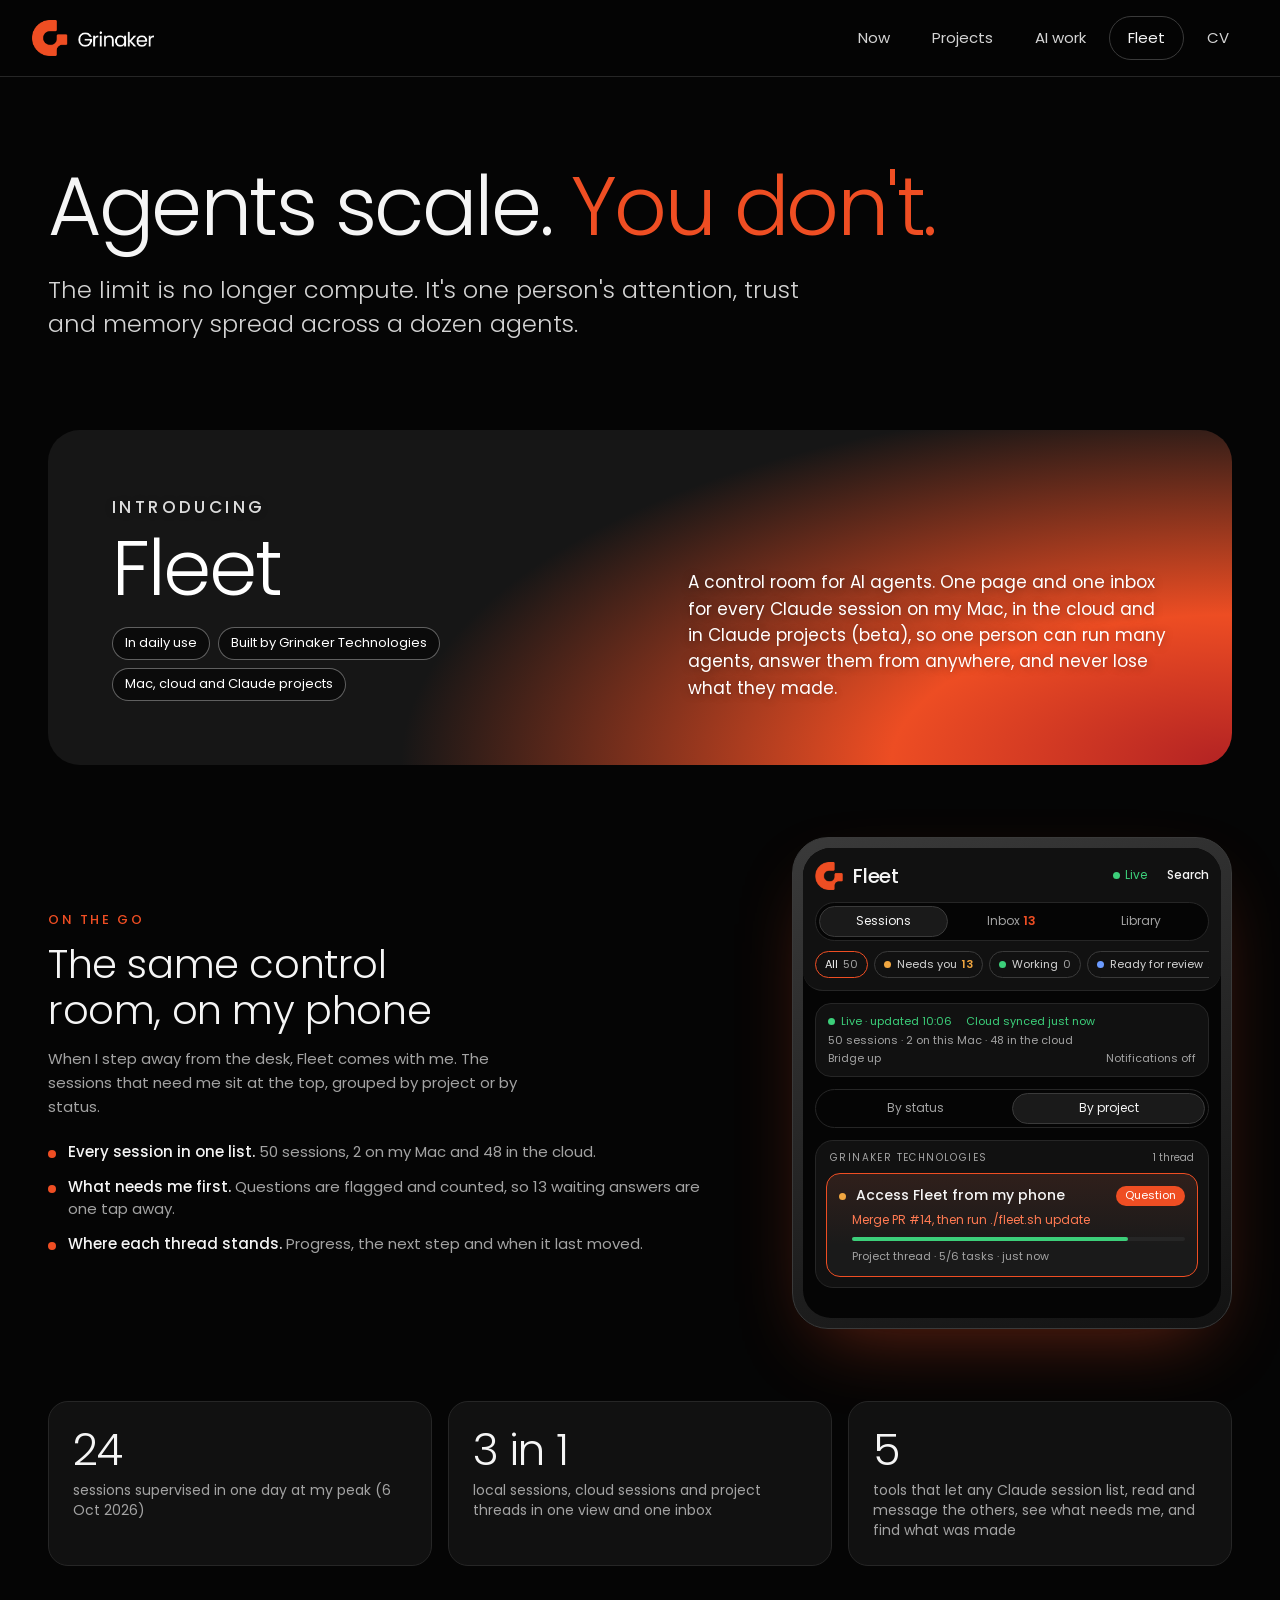
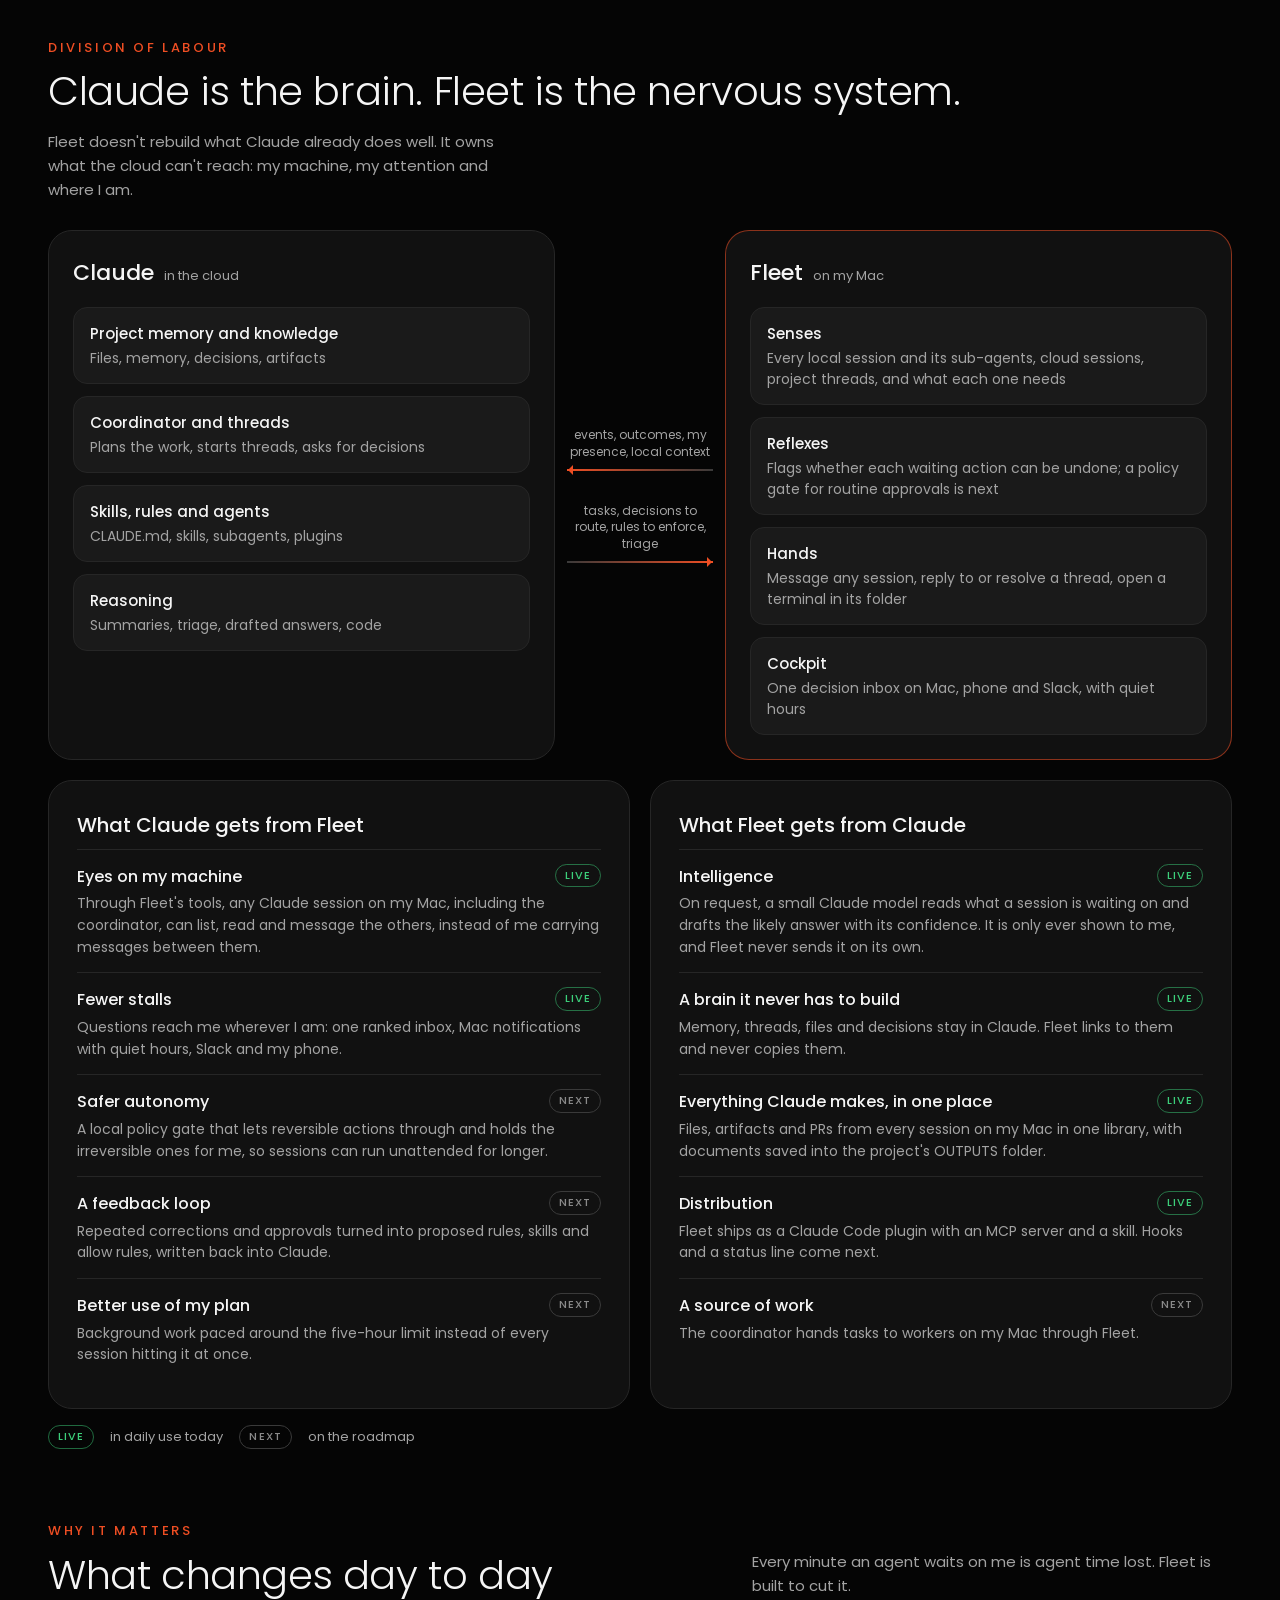
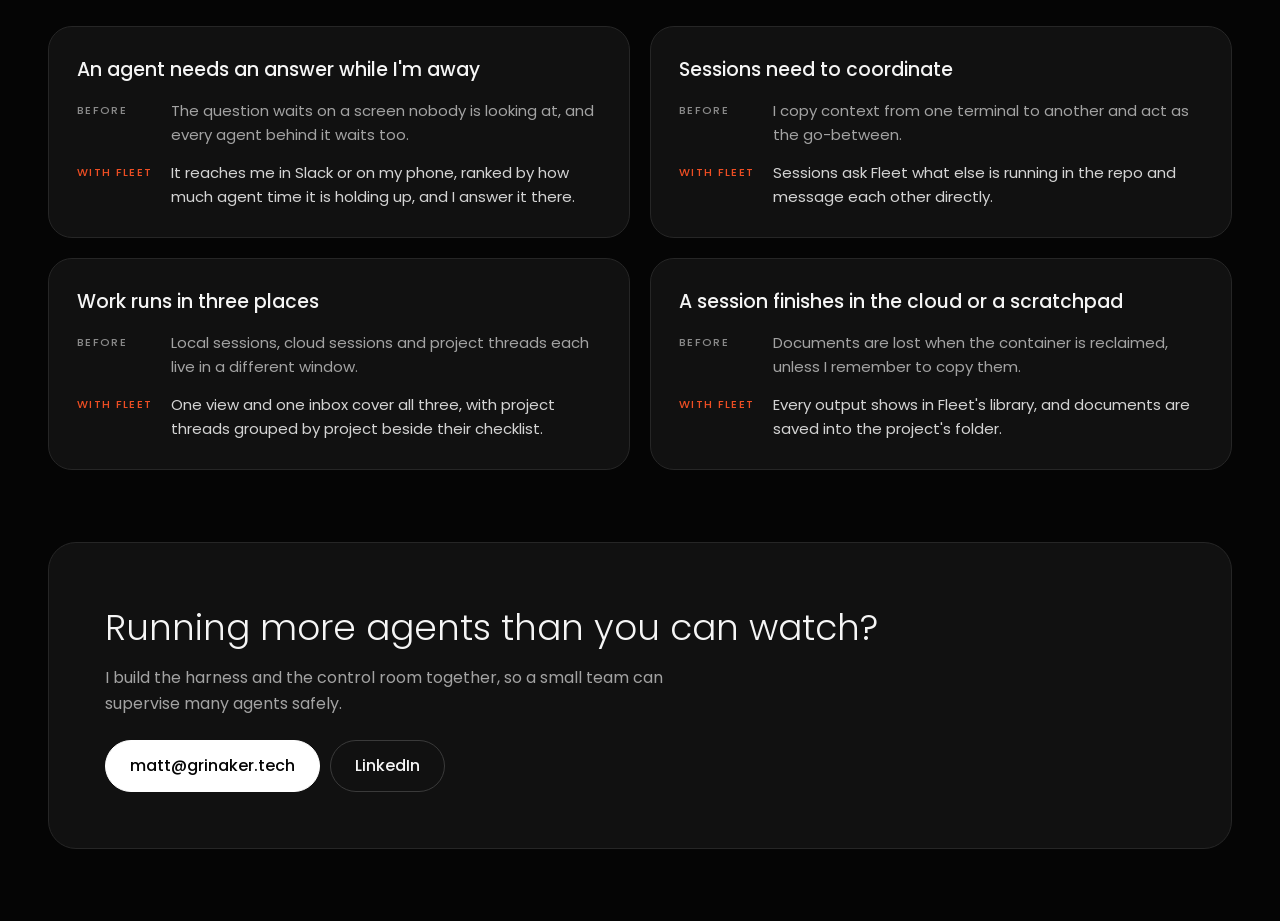
<file: fleet.html>
<!doctype html>
<html lang="en">
<head>
<meta charset="utf-8">
<meta name="viewport" content="width=device-width, initial-scale=1">
<title>Fleet · Grinaker Technologies</title>
<meta name="description" content="Fleet: one control room and one inbox for every AI agent session, on the Mac, in the cloud and in Claude projects.">
<meta name="theme-color" content="#050505">
<meta property="og:title" content="Fleet · Grinaker Technologies">
<meta property="og:description" content="Fleet: one control room and one inbox for every AI agent session, on the Mac, in the cloud and in Claude projects.">
<meta property="og:image" content="https://matthew-grinaker.github.io/Recent-Projects/assets/grinaker-share.jpg">
<meta property="og:url" content="https://matthew-grinaker.github.io/Recent-Projects/fleet.html">
<meta property="og:type" content="website">
<meta name="twitter:card" content="summary_large_image">
<link rel="icon" type="image/png" href="assets/grinaker-mark.png">
<link rel="apple-touch-icon" href="assets/grinaker-mark.png">
<link rel="preconnect" href="https://fonts.googleapis.com">
<link rel="preconnect" href="https://fonts.gstatic.com" crossorigin>
<link rel="stylesheet" href="https://fonts.googleapis.com/css2?family=Poppins:wght@300;400;500&display=swap">
<style>
/* Layout: same dark brand as the AI work page. Pull quote, "Introducing Fleet", proof stats, brain/nervous-system split, what each side gets (Live vs Next), before/after moments, CTA */
:root {
  color-scheme: dark;
  --bg: #050505; --surface: #111111; --surface-2: #1a1a1a; --border: #262626; --border-strong: #3a3a3a;
  --text: #f5f5f5; --soft: #d4d4d4; --muted: #a3a3a3; --faint: #8a8a8a;
  --accent: #EF4E23; --accent-hover: #FF7A52; --accent-deep: #B22223; --live: #3ccf7a;
  --font: "Poppins", system-ui, -apple-system, "Segoe UI", sans-serif;
}
* { box-sizing: border-box; }
body { margin: 0; background: var(--bg); color: var(--text); font-family: var(--font); font-size: 16px; line-height: 1.6; }
.wrap { max-width: 1216px; margin: 0 auto; padding-left: max(16px, env(safe-area-inset-left, 0px)); padding-right: max(16px, env(safe-area-inset-right, 0px)); }
.banner { background: var(--surface-2); border-bottom: 1px solid var(--border); font-size: 13px; color: var(--muted); }
.banner .wrap { padding-block: 10px; }
.banner b { color: var(--accent); font-weight: 500; }
.topbar { border-bottom: 1px solid var(--border); position: sticky; top: env(safe-area-inset-top, 0px); background: rgba(5,5,5,.92); backdrop-filter: blur(10px); z-index: 5; }
.topbar .wrap { display: flex; align-items: center; justify-content: space-between; gap: 16px; padding-block: 14px; }
.logo { display: flex; align-items: center; gap: 10px; font-size: 20px; font-weight: 500; }
.logo img { display: block; height: 36px; width: auto; }
.tabs { display: flex; gap: 4px; overflow-x: auto; }
.tabs span { padding: 8px 16px; border-radius: 999px; font-size: 15px; color: var(--soft); border: 1px solid transparent; white-space: nowrap; }
.topbar .wrap { max-width: 1280px; padding-left: 32px; padding-right: 32px; padding-block: 16px; }
.tabs a { display: inline-flex; align-items: center; justify-content: center; min-height: 44px; padding: 9px 18px; border-radius: 999px; font-size: 15px; color: var(--soft); border: 1px solid transparent; text-decoration: none; white-space: nowrap; }
.tabs a:hover { color: var(--text); }
.tabs a.on { border-color: var(--border-strong); color: var(--text); }
.tabs a:focus-visible { outline: 2px solid var(--accent); outline-offset: 2px; }
.tabs span.on { border-color: var(--border-strong); color: var(--text); }
@media (max-width: 640px) { .tabs span { padding: 6px 10px; font-size: 14px; } .logo span { display: none; } }
h1, h2, h3 { text-wrap: balance; margin: 0; }
p { margin: 0; }
.eyebrow { margin: 0 0 10px; font-size: 13px; letter-spacing: .2em; text-transform: uppercase; color: var(--accent); font-weight: 500; }
.block { padding-block: 72px 0; }
.block-head { display: flex; flex-wrap: wrap; justify-content: space-between; align-items: flex-end; gap: 16px 40px; margin-bottom: 28px; }
.block-head h2 { font-size: clamp(28px, 3.4vw, 40px); font-weight: 300; letter-spacing: -.01em; line-height: 1.15; }
.sub { color: var(--muted); font-size: 15px; max-width: 480px; }

.quote { padding-block: 88px 0; }
.quote h1 { font-size: clamp(40px, 6.4vw, 84px); font-weight: 300; letter-spacing: -.03em; line-height: 1.02; }
.quote h1 em { font-style: normal; color: var(--accent); }
.quote p { margin-top: 24px; font-size: clamp(18px, 2vw, 24px); font-weight: 300; color: var(--soft); max-width: 760px; line-height: 1.45; }

.intro { margin-top: 88px; border-radius: 32px; padding: clamp(28px, 5vw, 64px); background: radial-gradient(90% 140% at 100% 100%, #b22223 0%, #ed4d23 32%, #161616 78%); display: grid; grid-template-columns: 1.1fr 1fr; gap: 32px 48px; align-items: end; }
.intro .eyebrow { color: #fff; opacity: .85; }
.intro h2 { font-size: clamp(44px, 6vw, 80px); font-weight: 300; letter-spacing: -.03em; line-height: 1; color: #fff; }
.intro p { color: #fff; font-size: 17px; line-height: 1.55; text-shadow: 0 1px 8px rgba(0,0,0,.35); }
.pills { display: flex; flex-wrap: wrap; gap: 8px; margin-top: 20px; }
.pill { font-size: 13px; border-radius: 999px; padding: 5px 12px; background: rgba(5,5,5,.55); border: 1px solid rgba(255,255,255,.35); color: #fff; }
@media (max-width: 860px) { .intro { grid-template-columns: 1fr; } }
/* Fleet on the phone: copy beside a framed screenshot */
.phone { display: grid; grid-template-columns: 1fr minmax(0, 440px); gap: 32px 64px; align-items: center; }
.phone h2 { font-size: clamp(28px, 3.4vw, 40px); font-weight: 300; letter-spacing: -.01em; line-height: 1.15; margin-bottom: 14px; }
.phone ul { list-style: none; margin: 22px 0 0; padding: 0; display: grid; gap: 12px; }
.phone li { padding-left: 20px; position: relative; color: var(--muted); font-size: 15px; line-height: 1.5; }
.phone li::before { content: ""; position: absolute; left: 0; top: .6em; width: 8px; height: 8px; border-radius: 50%; background: var(--accent); }
.phone li b { color: var(--text); font-weight: 500; }
.phone > * { min-width: 0; }
.phone figure { margin: 0; justify-self: center; width: 100%; }
.phone .frame { border-radius: 36px; padding: 10px; background: linear-gradient(160deg, #3a3a3a, #121212); border: 1px solid var(--border-strong); box-shadow: 0 30px 80px -30px rgba(239, 78, 35, .45); }
/* Phone app screen, drawn in the site's tokens */
.app { min-height: 470px; border-radius: 28px; overflow: hidden; background: var(--bg); padding: 0 0 14px; font-size: 12px; line-height: 1.4; color: var(--text); }
.app p { margin: 0; }
.app .d { display: inline-block; width: 7px; height: 7px; border-radius: 50%; margin-right: 6px; text-decoration: none; }
.app .d.q { background: #f0a640; } .app .d.w { background: var(--live); } .app .d.r { background: #6b9bff; }
.app-top { background: var(--surface); border-bottom: 1px solid var(--border); padding: 14px 12px 12px; border-radius: 0 0 20px 20px; }
.app-head { display: flex; align-items: center; gap: 10px; margin-bottom: 12px; }
.app-head img { width: 28px; height: 28px; flex: none; }
.app-head .live { display: inline-flex; align-items: center; }
@media (max-width: 420px) { .app-head .search { display: none; } }
.app-head b { font-size: 20px; font-weight: 500; letter-spacing: -.01em; flex: 1; }
.app-head .live { color: var(--live); font-size: 12px; }
.app-head .live::before { content: ""; display: inline-block; width: 7px; height: 7px; border-radius: 50%; background: var(--live); margin-right: 5px; }
.app-head .search { font-weight: 500; font-size: 12px; margin-left: 10px; }
.seg { display: grid; grid-template-columns: repeat(3, 1fr); background: var(--bg); border: 1px solid var(--border); border-radius: 999px; padding: 3px; text-align: center; color: var(--muted); }
.seg span, .seg button { padding: 6px 0; border-radius: 999px; border: 1px solid transparent; }
.seg .on { background: var(--surface-2); color: var(--text); border: 1px solid var(--border-strong); }
.seg em { font-style: normal; color: var(--accent); font-weight: 600; }
.seg.two { grid-template-columns: 1fr 1fr; margin: 12px 12px 0; }
.chips { display: flex; gap: 6px; margin-top: 10px; overflow-x: auto; scrollbar-width: none; -webkit-overflow-scrolling: touch; }
.chips::-webkit-scrollbar { display: none; }
.chips button { flex: none; }
.chips i { font-style: normal; color: var(--muted); margin-left: 5px; }
.chips em { font-style: normal; color: #f0a640; font-weight: 600; margin-left: 5px; }
.app button { font: inherit; color: inherit; background: none; border: 0; cursor: pointer; }
.app button:focus-visible { outline: 2px solid var(--accent); outline-offset: 2px; }
.app [hidden] { display: none !important; }
.chips button { white-space: nowrap; border: 1px solid var(--border-strong); border-radius: 999px; padding: 5px 9px; color: var(--soft); font-size: 11px; display: inline-flex; align-items: center; }
.chips button.on { border-color: var(--accent); color: var(--text); }
.app-note { color: var(--muted); font-size: 11px; margin: 12px 16px 0 !important; }
.app-empty { color: var(--muted); text-align: center; padding: 18px 8px; margin: 0 !important; }
.thread { display: block; cursor: pointer; }
.reply { display: flex; gap: 6px; margin: 10px 0 0 13px; }
.reply span { flex: 1; border: 1px solid var(--border-strong); border-radius: 999px; padding: 6px 10px; color: var(--faint); }
.reply b { background: var(--accent); color: #fff; border-radius: 999px; padding: 6px 12px; font-weight: 500; }
.lib { border: 1px solid var(--border-strong); border-radius: 12px; padding: 10px 12px; display: grid; gap: 2px; }
.lib b { font-weight: 500; font-size: 13px; } .lib span { color: var(--muted); font-size: 11px; }
.app-status { margin: 12px 12px 0; border: 1px solid var(--border); border-radius: 16px; padding: 10px 12px; background: var(--surface); color: var(--muted); display: grid; gap: 3px; font-size: 11px; }
.app-status .ok { color: var(--live); margin-right: 14px; display: inline-flex; align-items: center; }
.app-status .r { float: right; }
.group { margin: 12px 12px 0; border: 1px solid var(--border); border-radius: 18px; padding: 10px; background: var(--surface); }
.gh { display: flex; justify-content: space-between; color: var(--muted); font-size: 10px; letter-spacing: .14em; text-transform: uppercase; padding: 0 4px 8px; }
.gh span:last-child { letter-spacing: 0; text-transform: none; }
.thread { border: 1px solid var(--accent); border-radius: 14px; padding: 12px; background: linear-gradient(180deg, rgba(239,78,35,.1), rgba(239,78,35,0) 70%), var(--surface-2); }
.tt { display: flex; align-items: center; gap: 4px; }
.tt b { font-weight: 500; font-size: 14px; flex: 1; }
.tag { background: var(--accent); color: #fff; border-radius: 999px; padding: 2px 9px; font-size: 11px; }
.ask { color: var(--accent-hover); margin: 6px 0 8px 13px !important; }
.bar { height: 4px; border-radius: 4px; background: var(--border); margin-left: 13px; }
.bar i { display: block; height: 100%; border-radius: 4px; background: var(--live); }
.meta { color: var(--muted); font-size: 11px; margin: 8px 0 0 13px !important; }
@media (max-width: 860px) { .phone { grid-template-columns: 1fr; } .phone figure { max-width: 420px; } }

.stats { display: grid; grid-template-columns: repeat(3, 1fr); gap: 16px; }
.stat { background: var(--surface); border: 1px solid var(--border); border-radius: 20px; padding: 24px; display: flex; flex-direction: column; gap: 6px; }
.stat b { font-size: clamp(32px, 3.4vw, 44px); font-weight: 300; letter-spacing: -.02em; line-height: 1.1; }
.stat span { color: var(--muted); font-size: 14px; line-height: 1.45; }
@media (max-width: 760px) { .stats { grid-template-columns: 1fr; } }

.split { display: grid; grid-template-columns: minmax(0,1fr) 170px minmax(0,1fr); align-items: stretch; }
.side { background: var(--surface); border: 1px solid var(--border); border-radius: 24px; padding: 24px; display: flex; flex-direction: column; gap: 12px; }
.side.fleet { border-color: rgba(239,78,35,.55); }
.side .title { display: flex; align-items: baseline; gap: 10px; margin-bottom: 4px; }
.side .title h3 { font-size: 22px; font-weight: 500; }
.side .title span { font-size: 13px; color: var(--muted); }
.organ { background: var(--surface-2); border: 1px solid var(--border); border-radius: 14px; padding: 14px 16px; display: grid; gap: 2px; }
.organ b { font-weight: 500; font-size: 15px; }
.organ span { color: var(--muted); font-size: 14px; line-height: 1.5; }
.wire { display: flex; flex-direction: column; justify-content: center; gap: 32px; padding: 0 12px; }
.flow { font-size: 12px; line-height: 1.4; color: var(--muted); text-align: center; display: grid; gap: 8px; }
.flow .line { height: 2px; position: relative; }
.flow.l .line { background: linear-gradient(270deg, var(--border-strong), var(--accent)); }
.flow.r .line { background: linear-gradient(90deg, var(--border-strong), var(--accent)); }
.flow.l .line::before, .flow.r .line::after { content: ""; position: absolute; top: -4px; border: 5px solid transparent; }
.flow.l .line::before { left: -4px; border-right-color: var(--accent); }
.flow.r .line::after { right: -4px; border-left-color: var(--accent); }
.flow .arr { display: none; }
@media (max-width: 860px) {
  .split { grid-template-columns: 1fr; }
  .wire { flex-direction: row; padding: 16px 0; gap: 16px; }
  .flow { flex: 1; }
  .flow .line { display: none; }
  .flow .arr { display: block; color: var(--accent); font-size: 18px; }
}

.gives { display: grid; grid-template-columns: repeat(2, 1fr); gap: 20px; margin-top: 20px; }
.give { background: var(--surface); border: 1px solid var(--border); border-radius: 24px; padding: 28px; }
.give h3 { font-size: 20px; font-weight: 500; margin-bottom: 8px; }
.give ul { list-style: none; margin: 0; padding: 0; }
.give li { display: grid; grid-template-columns: 1fr auto; gap: 4px 16px; padding: 14px 0; border-top: 1px solid var(--border); }
.give li b { font-weight: 500; }
.give li p { grid-column: 1 / -1; color: var(--muted); font-size: 14px; line-height: 1.55; }
.badge { font-size: 11px; letter-spacing: .1em; text-transform: uppercase; font-weight: 500; border-radius: 999px; padding: 2px 9px; align-self: start; white-space: nowrap; }
.badge.live { color: var(--live); border: 1px solid rgba(60,207,122,.5); }
.badge.next { color: var(--faint); border: 1px solid var(--border-strong); }
.key { display: flex; gap: 16px; flex-wrap: wrap; margin-top: 16px; font-size: 13px; color: var(--muted); align-items: center; }
@media (max-width: 860px) { .gives { grid-template-columns: 1fr; } }

.moments { display: grid; grid-template-columns: repeat(2, 1fr); gap: 20px; }
.moment { background: var(--surface); border: 1px solid var(--border); border-radius: 24px; padding: 28px; display: grid; gap: 14px; align-content: start; }
.moment h3 { font-size: 19px; font-weight: 500; }
.row { display: grid; grid-template-columns: 82px 1fr; gap: 12px; font-size: 15px; }
.row .t { font-size: 11px; letter-spacing: .12em; text-transform: uppercase; font-weight: 500; color: var(--faint); padding-top: 3px; }
.row.now .t { color: var(--accent); }
.row span:last-child { color: var(--soft); }
.row:not(.now) span:last-child { color: var(--muted); }
@media (max-width: 860px) { .moments { grid-template-columns: 1fr; } }

.cta { margin-block: 72px; border-radius: 28px; padding: clamp(28px, 5vw, 56px); background: var(--surface); border: 1px solid var(--border); display: flex; flex-wrap: wrap; justify-content: space-between; align-items: flex-end; gap: 24px; }
.cta h2 { font-size: clamp(26px, 3vw, 36px); font-weight: 300; }
.cta p { margin-top: 8px; color: var(--muted); max-width: 560px; }
.cta .links { display: flex; flex-wrap: wrap; gap: 10px; }
.cta a { text-decoration: none; border-radius: 999px; padding: 12px 24px; font-weight: 500; border: 1px solid var(--border-strong); color: var(--text); }
.cta a.mail { background: #fff; border-color: #fff; color: #050505; }
.cta a:focus-visible { outline: 2px solid var(--accent); outline-offset: 2px; }
@media (max-width: 640px) {
  .topbar .wrap { flex-wrap: wrap; gap: 10px; padding: 12px 16px 10px; }
  .logo img { height: 30px; }
  .tabs { width: 100%; overflow-x: auto; }
  .tabs a { flex: 1; padding: 8px 4px; font-size: 14px; }
}
</style>
</head>
<body>
<header class="topbar"><div class="wrap">
  <a class="logo" href="index.html#now" aria-label="Grinaker Technologies, back to Now"><img src="assets/grinaker-logo.png" alt="Grinaker" width="407" height="120"></a>
  <nav class="tabs" aria-label="Sections"><a href="index.html#now">Now</a><a href="index.html#projects">Projects</a><a href="ai-work.html">AI work</a><a href="fleet.html" aria-current="page" class="on">Fleet</a><a href="index.html#cv">CV</a></nav>
</div></header>

<main class="wrap">
  <section class="quote">
    <h1>Agents scale. <em>You don't.</em></h1>
    <p>The limit is no longer compute. It's one person's attention, trust and memory spread across a dozen agents.</p>
  </section>

  <section class="intro" aria-labelledby="intro-h">
    <div>
      <p class="eyebrow">Introducing</p>
      <h2 id="intro-h">Fleet</h2>
      <div class="pills"><span class="pill">In daily use</span><span class="pill">Built by Grinaker Technologies</span><span class="pill">Mac, cloud and Claude projects</span></div>
    </div>
    <p>A control room for AI agents. One page and one inbox for every Claude session on my Mac, in the cloud and in Claude projects (beta), so one person can run many agents, answer them from anywhere, and never lose what they made.</p>
  </section>

  <section class="block phone" aria-labelledby="phone-h">
    <div>
      <p class="eyebrow">On the go</p>
      <h2 id="phone-h">The same control room, on my phone</h2>
      <p class="sub">When I step away from the desk, Fleet comes with me. The sessions that need me sit at the top, grouped by project or by status.</p>
      <ul>
        <li><b>Every session in one list.</b> 50 sessions, 2 on my Mac and 48 in the cloud.</li>
        <li><b>What needs me first.</b> Questions are flagged and counted, so 13 waiting answers are one tap away.</li>
        <li><b>Where each thread stands.</b> Progress, the next step and when it last moved.</li>
      </ul>
    </div>
    <figure>
      <div class="frame"><div class="app" id="app" aria-label="Interactive demo of Fleet on a phone">
        <div class="app-top">
          <div class="app-head"><img src="assets/grinaker-mark.png" alt="" width="180" height="180"><b>Fleet</b><span class="live">Live</span><span class="search">Search</span></div>
          <div class="seg" role="tablist" aria-label="Fleet views"><button role="tab" data-view="sessions" aria-selected="true" class="on">Sessions</button><button role="tab" data-view="inbox" aria-selected="false">Inbox <em>13</em></button><button role="tab" data-view="library" aria-selected="false">Library</button></div>
          <div class="chips" data-only="sessions"><button data-filter="all" aria-pressed="true" class="on">All <i>50</i></button><button data-filter="needs" aria-pressed="false"><s class="d q"></s>Needs you <em>13</em></button><button data-filter="working" aria-pressed="false"><s class="d w"></s>Working <i>0</i></button><button data-filter="review" aria-pressed="false"><s class="d r"></s>Ready for review <i>2</i></button></div>
        </div>
        <div data-only="sessions">
          <div class="app-status"><p><span class="ok"><s class="d w"></s>Live · updated 10:06</span><span class="ok">Cloud synced just now</span></p><p>50 sessions · 2 on this Mac · 48 in the cloud</p><p>Bridge up<span class="r">Notifications off</span></p></div>
          <div class="seg two"><button data-group="status" aria-pressed="false">By status</button><button data-group="project" aria-pressed="true" class="on">By project</button></div>
          <div id="app-list"></div>
        </div>
        <div data-only="inbox" hidden>
          <p class="app-note">Ranked by how long each one has waited and how many agents it holds up.</p>
          <div class="group"><div id="inbox-item"></div></div>
          <p class="app-note">13 are waiting. Only the one from my own project is shown here.</p>
        </div>
        <div data-only="library" hidden>
          <p class="app-note">Files, artifacts and PRs from every session, in one place. Documents are saved to the project's OUTPUTS folder.</p>
          <div class="group"><p class="gh"><span>Grinaker Technologies</span><span>PR</span></p><div class="lib"><b>PR #14</b><span>From "Access Fleet from my phone"</span></div></div>
        </div>
      </div></div>
    </figure>
  </section>

  <section class="block" aria-label="Fleet in numbers">
    <div class="stats">
      <div class="stat"><b>24</b><span>sessions supervised in one day at my peak (6 Oct 2026)</span></div>
      <div class="stat"><b>3 in 1</b><span>local sessions, cloud sessions and project threads in one view and one inbox</span></div>
      <div class="stat"><b>5</b><span>tools that let any Claude session list, read and message the others, see what needs me, and find what was made</span></div>
    </div>
  </section>

  <section class="block">
    <div class="block-head">
      <div><p class="eyebrow">Division of labour</p><h2>Claude is the brain. Fleet is the nervous system.</h2></div>
      <p class="sub">Fleet doesn't rebuild what Claude already does well. It owns what the cloud can't reach: my machine, my attention and where I am.</p>
    </div>
    <div class="split">
      <div class="side">
        <div class="title"><h3>Claude</h3><span>in the cloud</span></div>
        <div class="organ"><b>Project memory and knowledge</b><span>Files, memory, decisions, artifacts</span></div>
        <div class="organ"><b>Coordinator and threads</b><span>Plans the work, starts threads, asks for decisions</span></div>
        <div class="organ"><b>Skills, rules and agents</b><span>CLAUDE.md, skills, subagents, plugins</span></div>
        <div class="organ"><b>Reasoning</b><span>Summaries, triage, drafted answers, code</span></div>
      </div>
      <div class="wire" aria-hidden="true">
        <div class="flow l"><span class="arr">↑</span>events, outcomes, my presence, local context<div class="line"></div></div>
        <div class="flow r"><span class="arr">↓</span>tasks, decisions to route, rules to enforce, triage<div class="line"></div></div>
      </div>
      <div class="side fleet">
        <div class="title"><h3>Fleet</h3><span>on my Mac</span></div>
        <div class="organ"><b>Senses</b><span>Every local session and its sub-agents, cloud sessions, project threads, and what each one needs</span></div>
        <div class="organ"><b>Reflexes</b><span>Flags whether each waiting action can be undone; a policy gate for routine approvals is next</span></div>
        <div class="organ"><b>Hands</b><span>Message any session, reply to or resolve a thread, open a terminal in its folder</span></div>
        <div class="organ"><b>Cockpit</b><span>One decision inbox on Mac, phone and Slack, with quiet hours</span></div>
      </div>
    </div>
    <div class="gives">
      <div class="give"><h3>What Claude gets from Fleet</h3><ul><li><b>Eyes on my machine</b><span class="badge live">Live</span><p>Through Fleet's tools, any Claude session on my Mac, including the coordinator, can list, read and message the others, instead of me carrying messages between them.</p></li><li><b>Fewer stalls</b><span class="badge live">Live</span><p>Questions reach me wherever I am: one ranked inbox, Mac notifications with quiet hours, Slack and my phone.</p></li><li><b>Safer autonomy</b><span class="badge next">Next</span><p>A local policy gate that lets reversible actions through and holds the irreversible ones for me, so sessions can run unattended for longer.</p></li><li><b>A feedback loop</b><span class="badge next">Next</span><p>Repeated corrections and approvals turned into proposed rules, skills and allow rules, written back into Claude.</p></li><li><b>Better use of my plan</b><span class="badge next">Next</span><p>Background work paced around the five-hour limit instead of every session hitting it at once.</p></li></ul></div>
      <div class="give"><h3>What Fleet gets from Claude</h3><ul><li><b>Intelligence</b><span class="badge live">Live</span><p>On request, a small Claude model reads what a session is waiting on and drafts the likely answer with its confidence. It is only ever shown to me, and Fleet never sends it on its own.</p></li><li><b>A brain it never has to build</b><span class="badge live">Live</span><p>Memory, threads, files and decisions stay in Claude. Fleet links to them and never copies them.</p></li><li><b>Everything Claude makes, in one place</b><span class="badge live">Live</span><p>Files, artifacts and PRs from every session on my Mac in one library, with documents saved into the project's OUTPUTS folder.</p></li><li><b>Distribution</b><span class="badge live">Live</span><p>Fleet ships as a Claude Code plugin with an MCP server and a skill. Hooks and a status line come next.</p></li><li><b>A source of work</b><span class="badge next">Next</span><p>The coordinator hands tasks to workers on my Mac through Fleet.</p></li></ul></div>
    </div>
    <div class="key"><span class="badge live">Live</span>in daily use today <span class="badge next">Next</span>on the roadmap</div>
  </section>

  <section class="block">
    <div class="block-head">
      <div><p class="eyebrow">Why it matters</p><h2>What changes day to day</h2></div>
      <p class="sub">Every minute an agent waits on me is agent time lost. Fleet is built to cut it.</p>
    </div>
    <div class="moments"><article class="moment"><h3>An agent needs an answer while I'm away</h3><div class="row"><span class="t">Before</span><span>The question waits on a screen nobody is looking at, and every agent behind it waits too.</span></div><div class="row now"><span class="t">With Fleet</span><span>It reaches me in Slack or on my phone, ranked by how much agent time it is holding up, and I answer it there.</span></div></article><article class="moment"><h3>Sessions need to coordinate</h3><div class="row"><span class="t">Before</span><span>I copy context from one terminal to another and act as the go-between.</span></div><div class="row now"><span class="t">With Fleet</span><span>Sessions ask Fleet what else is running in the repo and message each other directly.</span></div></article><article class="moment"><h3>Work runs in three places</h3><div class="row"><span class="t">Before</span><span>Local sessions, cloud sessions and project threads each live in a different window.</span></div><div class="row now"><span class="t">With Fleet</span><span>One view and one inbox cover all three, with project threads grouped by project beside their checklist.</span></div></article><article class="moment"><h3>A session finishes in the cloud or a scratchpad</h3><div class="row"><span class="t">Before</span><span>Documents are lost when the container is reclaimed, unless I remember to copy them.</span></div><div class="row now"><span class="t">With Fleet</span><span>Every output shows in Fleet's library, and documents are saved into the project's folder.</span></div></article></div>
  </section>

  <section class="cta">
    <div><h2>Running more agents than you can watch?</h2><p>I build the harness and the control room together, so a small team can supervise many agents safely.</p></div>
    <div class="links"><a class="mail" href="mailto:matt@grinaker.tech">matt@grinaker.tech</a><a href="https://www.linkedin.com/in/mk-grinaker" target="_blank" rel="noopener">LinkedIn</a></div>
  </section>
</main>
<script>
// Fleet phone demo: tabs, filters and grouping over the one thread shown publicly
(() => {
  const app = document.getElementById("app");
  if (!app) return;
  const state = { view: "sessions", filter: "all", group: "project", open: false };
  const thread = () => `<div class="thread" data-thread role="button" tabindex="0" aria-expanded="${state.open}"><p class="tt"><s class="d q"></s><b>Access Fleet from my phone</b><span class="tag">Question</span></p><p class="ask">Merge PR #14, then run ./fleet.sh update</p><div class="bar"><i style="width:83%"></i></div><p class="meta">Project thread · 5/6 tasks · just now</p>${state.open ? `<div class="reply"><span>Answer from here…</span><b>Send</b></div>` : ""}</div>`;
  const empty = { working: "Nothing running right now.", review: "2 threads are ready for review. Only my own project is shown here." };
  const render = () => {
    app.querySelectorAll("[data-only]").forEach((el) => { el.hidden = el.dataset.only !== state.view; });
    app.querySelectorAll("[data-view]").forEach((b) => { const on = b.dataset.view === state.view; b.classList.toggle("on", on); b.setAttribute("aria-selected", on); });
    app.querySelectorAll("[data-filter]").forEach((b) => { const on = b.dataset.filter === state.filter; b.classList.toggle("on", on); b.setAttribute("aria-pressed", on); });
    app.querySelectorAll("[data-group]").forEach((b) => { const on = b.dataset.group === state.group; b.classList.toggle("on", on); b.setAttribute("aria-pressed", on); });
    const head = state.group === "project" ? `<p class="gh"><span>Grinaker Technologies</span><span>1 thread</span></p>` : `<p class="gh"><span>Needs you</span><span>1 shown</span></p>`;
    const body = empty[state.filter] ? `<p class="app-empty">${empty[state.filter]}</p>` : head + thread();
    document.getElementById("app-list").innerHTML = `<div class="group">${body}</div>`;
    document.getElementById("inbox-item").innerHTML = `<p class="gh"><span>1 · Waiting just now</span><span>Grinaker Technologies</span></p>` + thread();
  };
  app.addEventListener("click", (e) => {
    const b = e.target.closest("button, [data-thread]");
    if (!b) return;
    if (b.dataset.view) state.view = b.dataset.view;
    else if (b.dataset.filter) state.filter = b.dataset.filter;
    else if (b.dataset.group) state.group = b.dataset.group;
    else if (b.hasAttribute("data-thread")) state.open = !state.open;
    render();
  });
  app.addEventListener("keydown", (e) => {
    if ((e.key === "Enter" || e.key === " ") && e.target.hasAttribute("data-thread")) { e.preventDefault(); e.target.click(); }
  });
  render();
})();
</script>
</body>
</html>
</file>
